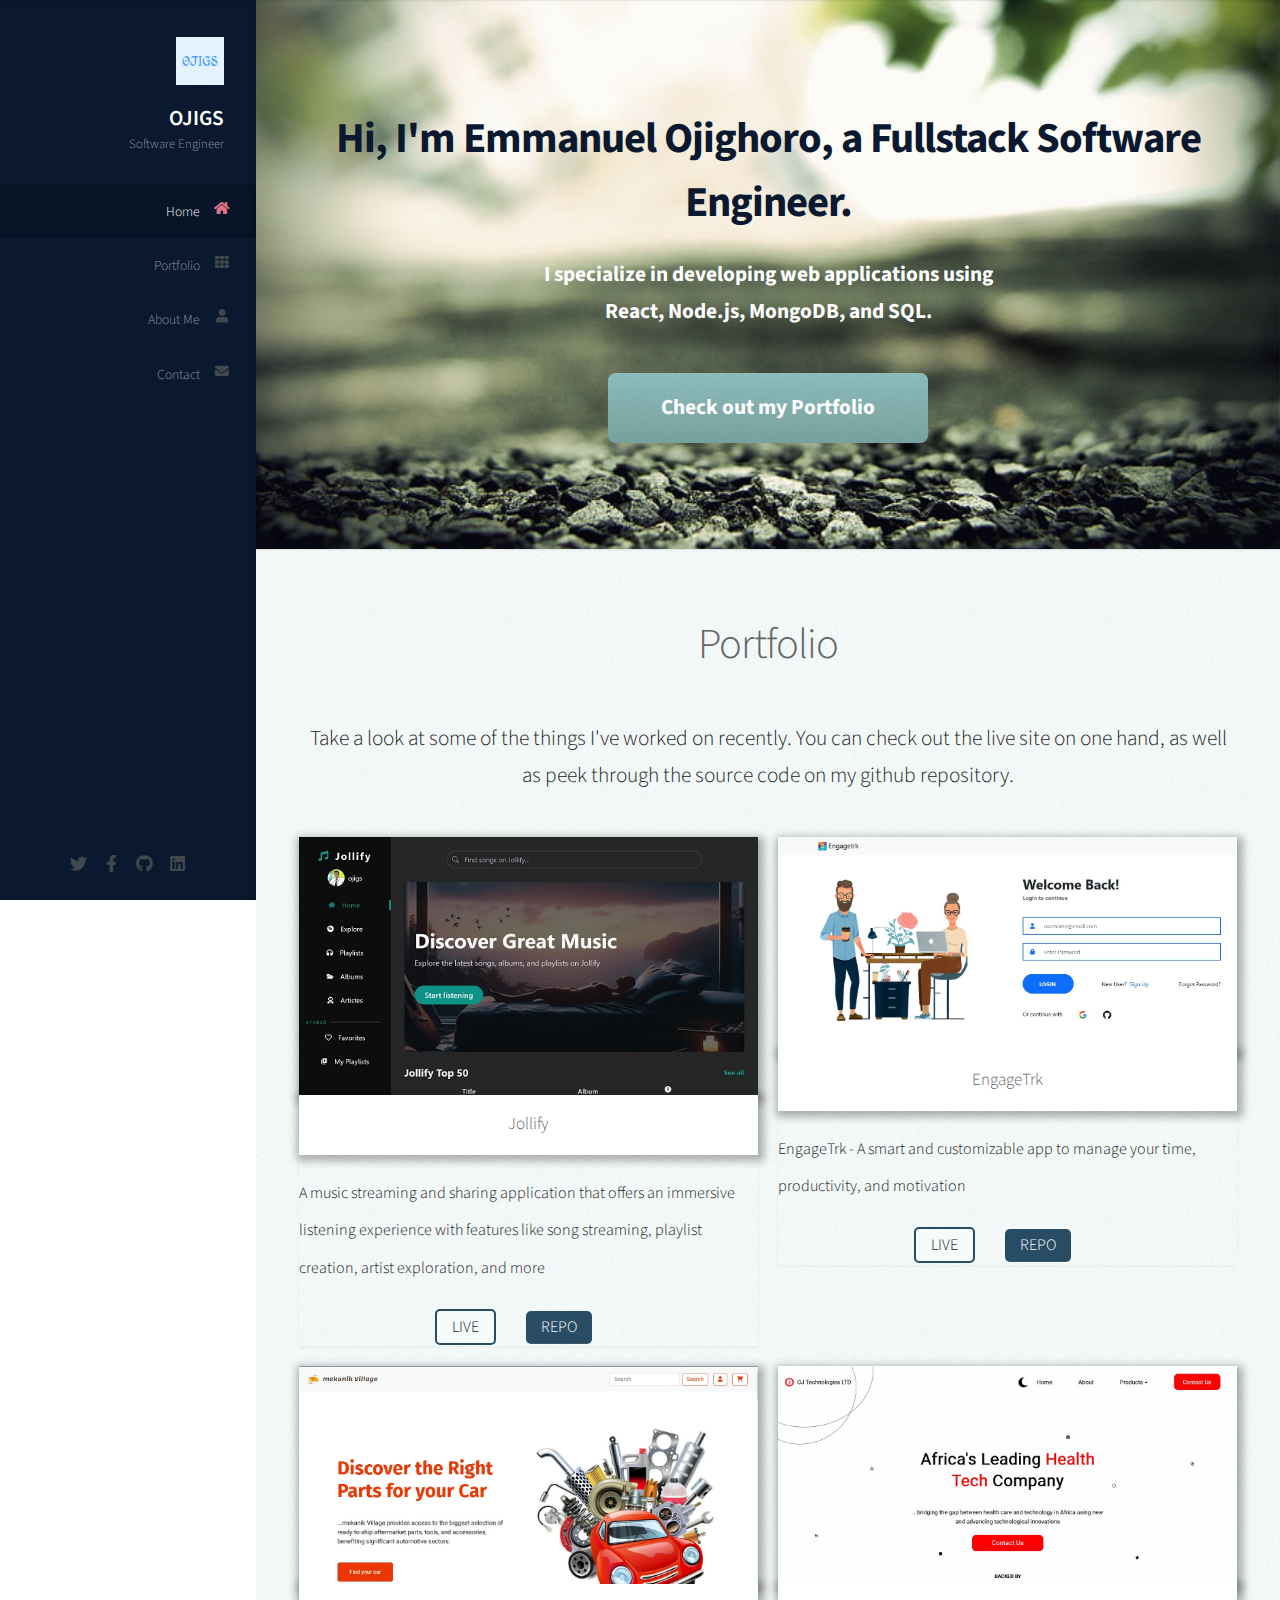
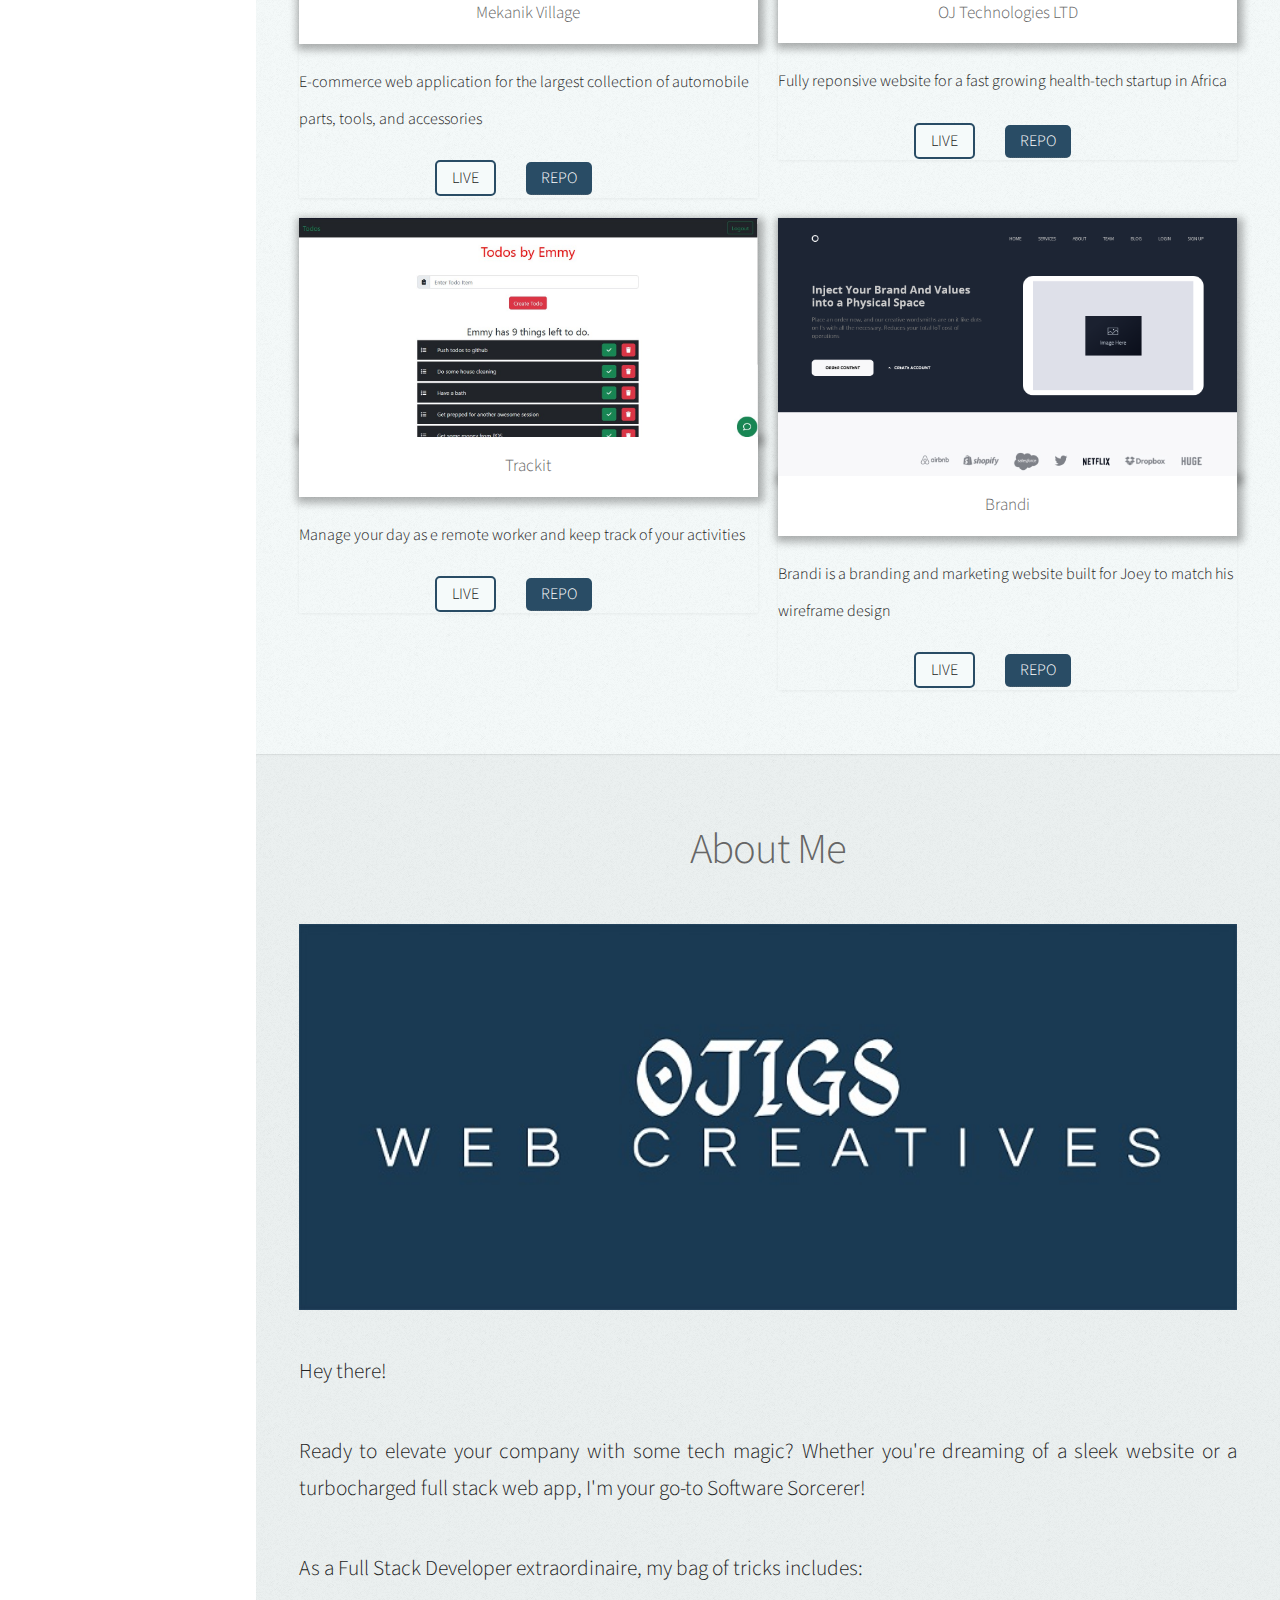
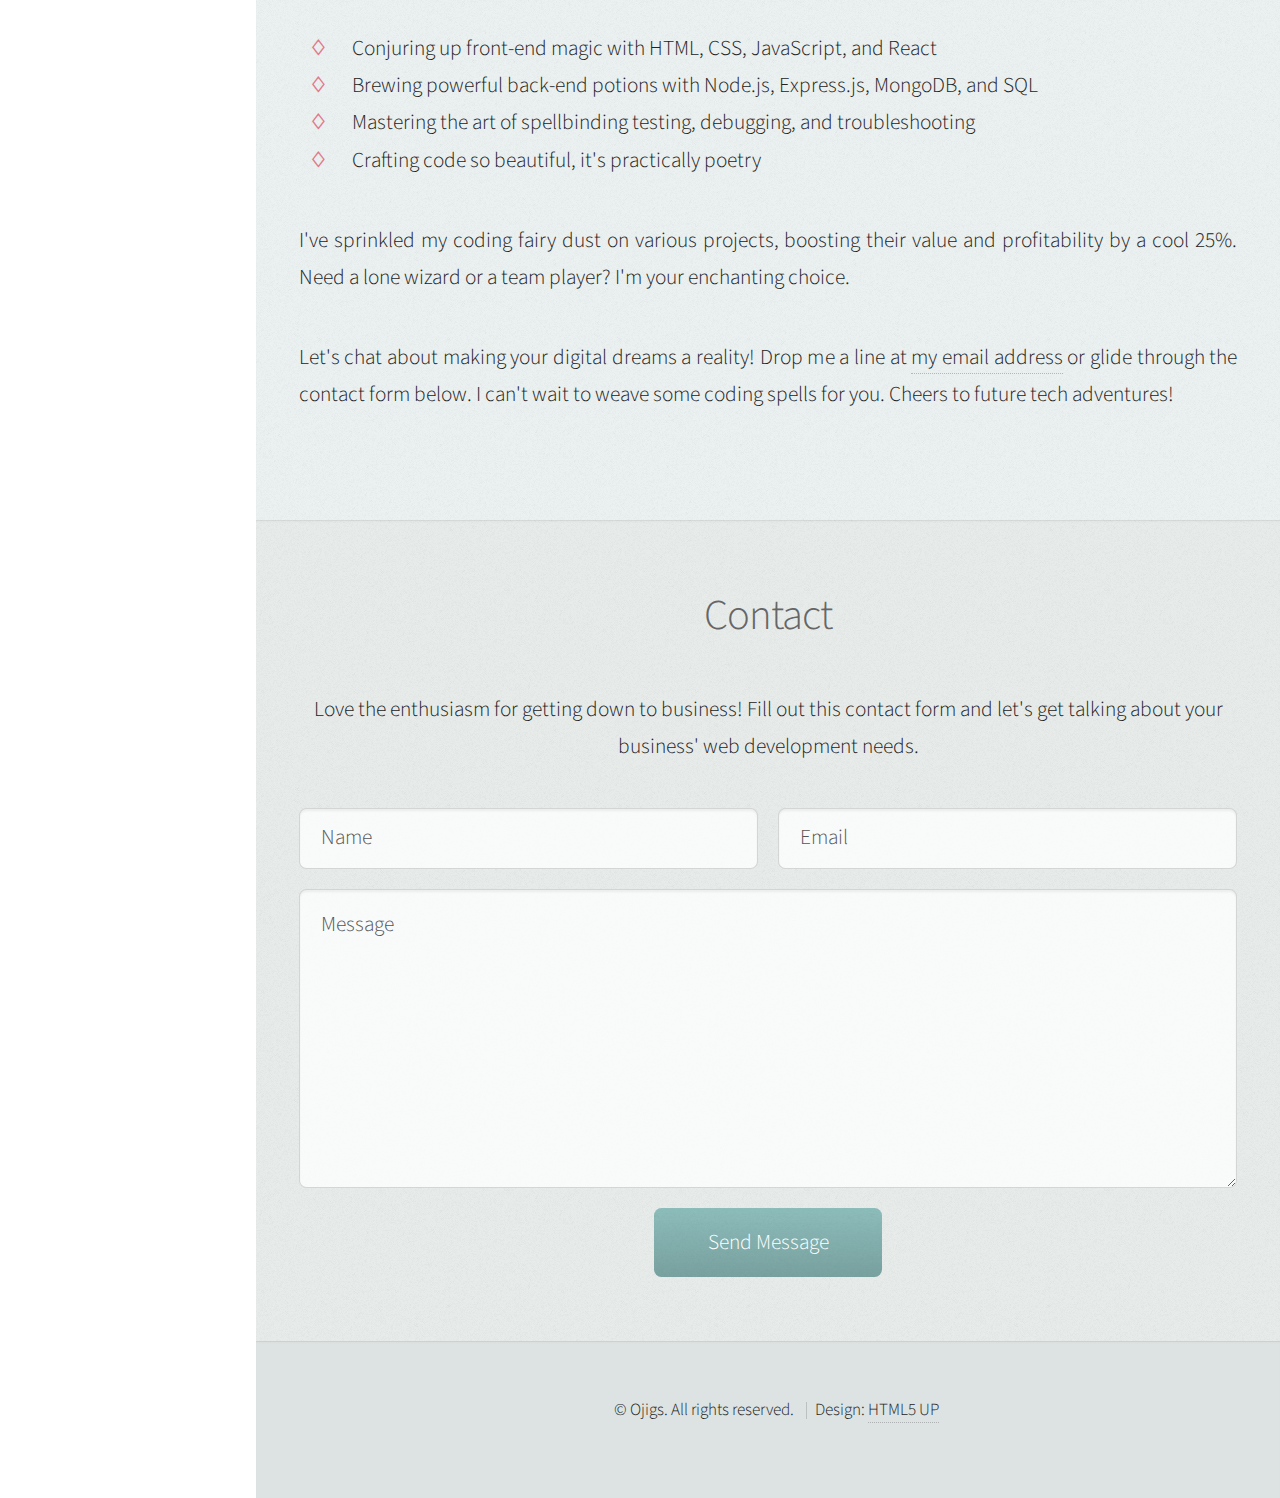
<file: index.html>
<!DOCTYPE HTML>
<html>

<head>
	<title>Ojigs</title>
	<meta charset="utf-8" />
	<meta name="description" content="Meet Emmanuel Ojighoro, your next Full Stack Software Engineer">
	<meta name="viewport" content="width=device-width, initial-scale=1, user-scalable=no" />
	<link rel="stylesheet" href="assets/css/main.css" />
	<link rel="shortcut icon" href="favicon.ico" />
</head>

<body class="is-preload">

	<!-- Header -->
	<div id="header">

		<div class="top">

			<!-- Logo -->
			<div id="logo">
				<span class="image avatar48"><img src="images/profile.png" alt="Ojigs avatar" /></span>
				<h1 id="title">OJIGS</h1>
				<p>Software Engineer</p>
			</div>

			<!-- Nav -->
			<nav id="nav">
				<ul>
					<li><a href="#top" id="top-link"><span class="icon solid fa-home">Home</span></a></li>
					<li><a href="#portfolio" id="portfolio-link"><span class="icon solid fa-th">Portfolio</span></a>
					</li>
					<li><a href="#about" id="about-link"><span class="icon solid fa-user">About Me</span></a></li>
					<li><a href="#contact" id="contact-link"><span class="icon solid fa-envelope">Contact</span></a>
					</li>
					<!--<li><a href="#resume" id="resume-link"><span class="icon solid fa-file-alt">Resume</span></a></li>-->
				</ul>
			</nav>

		</div>

		<div class="bottom">

			<!-- Social Icons -->
			<ul class="icons">
				<li><a href="https://www.twitter.com/emmaojigs" class="icon brands fa-twitter"><span
							class="label">Twitter</span></a></li>
				<li><a href="https://www.facebook.com/awesomeemoj" class="icon brands fa-facebook-f"><span
							class="label">Facebook</span></a></li>
				<li><a href="https://github.com/ojigs" class="icon brands fa-github"><span
							class="label">Github</span></a></li>
				<li><a href="https://www.linkedin.com/in/emmanuelojighoro" class="icon brands fa-linkedin"><span
							class="label">LinkedIn</span></a></li>
				<!-- <li><a href="https://www.discordapp.com/users/ojigs17" class="icon brands fa-discord"><span class="label">Email</span></a></li> -->
			</ul>

		</div>

	</div>

	<!-- Main -->
	<div id="main">

		<!-- Intro -->
		<section id="top" class="one dark cover">
			<div class="container">

				<header>
					<h2 class="alt">Hi, I'm <strong>Emmanuel Ojighoro</strong>, a Fullstack Software Engineer.</h2>
					<p>I specialize in developing web applications using <br />
						React, Node.js, MongoDB, and SQL.</p>
				</header>

				<footer>
					<a href="#portfolio" class="button scrolly">Check out my Portfolio</a>
				</footer>

			</div>
		</section>

		<!-- Portfolio -->
		<section id="portfolio" class="two">
			<div class="container">

				<header>
					<h2>Portfolio</h2>
				</header>

				<p>Take a look at some of the things I've worked on recently. You can check out the
					live site on one hand, as well as peek through the source code on my github repository.
				</p>

				<div class="row">
					<div class="col-6 col-12-mobile">
						<article class="item">
							<a href="https://jollify.vercel.app/" class="image fit"><img src="images/p_jollify.jpg"
									alt="engagement tracking software cover image" /></a>
							<header>
								<h3>Jollify</h3>
							</header>
							<detail>
								<p>A music streaming and sharing application that offers an immersive listening
									experience with features like song streaming, playlist creation, artist exploration,
									and more</p>
								<a href="https://jollify.vercel.app/">LIVE</a><a
									href="https://github.com/ojigs/jollify/">REPO</a>
							</detail>
						</article>
					</div>
					<div class="col-6 col-12-mobile">
						<article class="item">
							<a href="https://engagetrk.vercel.app/" class="image fit"><img src="images/engagetrk.jpg"
									alt="engagement tracking software cover image" /></a>
							<header>
								<h3>EngageTrk</h3>
							</header>
							<detail>
								<p>EngageTrk - A smart and customizable app to manage your time, productivity, and
									motivation</p>
								<a href="https://engagetrk.vercel.app/">LIVE</a><a
									href="https://github.com/ojigs/engagetrk/">REPO</a>
							</detail>
						</article>
					</div>
					<div class="col-6 col-12-mobile">
						<article class="item">
							<a href="https://mekanikvillage.vercel.app/" class="image fit"><img
									src="images/mekanikvillage.jpg" alt="mekanik village cover image" /></a>
							<header>
								<h3>Mekanik Village</h3>
							</header>
							<detail>
								<p>E-commerce web application for the largest collection of automobile parts, tools, and
									accessories</p>
								<a href="https://mekanikvillage.vercel.app/">LIVE</a><a
									href="https://github.com/ojigs/mekanikVillage/">REPO</a>
							</detail>
						</article>
					</div>
					<div class="col-6 col-12-mobile">
						<article class="item">
							<a href="https://www.ojtechnologiesltd.com/" class="image fit"><img src="images/ojtech.jpg"
									alt="ojtech cover image" /></a>
							<header>
								<h3>OJ Technologies LTD</h3>
							</header>
							<detail>
								<p>Fully reponsive website for a fast growing health-tech startup in Africa</p>
								<a href="https://www.ojtechnologiesltd.com/">LIVE</a><a href="">REPO</a>
							</detail>
						</article>
					</div>
					<div class="col-6 col-12-mobile">
						<article class="item">
							<a href="" class="image fit"><img src="images/trackit.jpg" alt="trackit cover image" /></a>
							<header>
								<h3>Trackit</h3>
							</header>
							<detail>
								<p>Manage your day as e remote worker and keep track of your activities</p>
								<a href="">LIVE</a><a href="https://github.com/ojigs/trackit/">REPO</a>
							</detail>
						</article>
					</div>
					<div class="col-6 col-12-mobile">
						<article class="item">
							<a href="https://brandii.netlify.app/" class="image fit"><img src="images/brandi.png"
									alt="brandi" /></a>
							<header>
								<h3>Brandi</h3>
							</header>
							<detail>
								<p>Brandi is a branding and marketing website built for Joey to match his wireframe
									design</p>
								<a href="https://brandii.netlify.app/">LIVE</a><a
									href="https://github.com/ojigs/100devs/tree/main/Brandi">REPO</a>
							</detail>
						</article>
					</div>
				</div>

			</div>
		</section>

		<!-- About Me -->
		<section id="about" class="three">
			<div class="container">

				<header>
					<h2>About Me</h2>
				</header>

				<a href="#" class="image featured"><img src="images/Ojiggs.JPG" alt="" /></a>

				<p>Hey there!</p>
				<p>Ready to elevate your company with some tech magic? Whether you're dreaming of a sleek website or a
					turbocharged full stack web app, I'm your go-to Software Sorcerer!</p>
				<p>As a Full Stack Developer extraordinaire, my bag of tricks includes:</p>
				<ul>
					<li>Conjuring up front-end magic with HTML, CSS, JavaScript, and React</li>
					<li>Brewing powerful back-end potions with Node.js, Express.js, MongoDB, and SQL</li>
					<li>Mastering the art of spellbinding testing, debugging, and troubleshooting</li>
					<li>Crafting code so beautiful, it's practically poetry</li>
				</ul>
				<p>I've sprinkled my coding fairy dust on various projects, boosting their value and profitability by a
					cool 25%. Need a lone wizard or a team player? I'm your enchanting choice.</p>
				<p>Let's chat about making your digital dreams a reality! Drop me a line at <a
						href="mailto:ojighoroemmanuel@gmail.com">my email
						address</a> or glide through the contact form below. I can't wait to weave some coding spells
					for you. Cheers to future tech adventures!</p>
			</div>
		</section>

		<!-- Contact -->
		<section id="contact" class="four">
			<div class="container">

				<header>
					<h2>Contact</h2>
				</header>

				<p>Love the enthusiasm for getting down to business! Fill out this contact form and let's get talking
					about your
					business' web development needs.
				</p>

				<form method="post" data-netlify="true">
					<div class="row">
						<div class="col-6 col-12-mobile"><input type="text" name="name" placeholder="Name" /></div>
						<div class="col-6 col-12-mobile"><input type="text" name="email" placeholder="Email" /></div>
						<div class="col-12">
							<textarea name="message" placeholder="Message"></textarea>
						</div>
						<div class="col-12">
							<input type="submit" value="Send Message" />
						</div>
					</div>
				</form>

			</div>
		</section>

	</div>

	<!-- Footer -->
	<div id="footer">

		<!-- Copyright -->
		<ul class="copyright">
			<li>&copy; Ojigs. All rights reserved.</li>
			<li>Design: <a href="http://html5up.net">HTML5 UP</a></li>
		</ul>

	</div>

	<!-- Scripts -->
	<script src="assets/js/jquery.min.js"></script>
	<script src="assets/js/jquery.scrolly.min.js"></script>
	<script src="assets/js/jquery.scrollex.min.js"></script>
	<script src="assets/js/browser.min.js"></script>
	<script src="assets/js/breakpoints.min.js"></script>
	<script src="assets/js/util.js"></script>
	<script src="assets/js/main.js"></script>

</body>

</html>
</file>
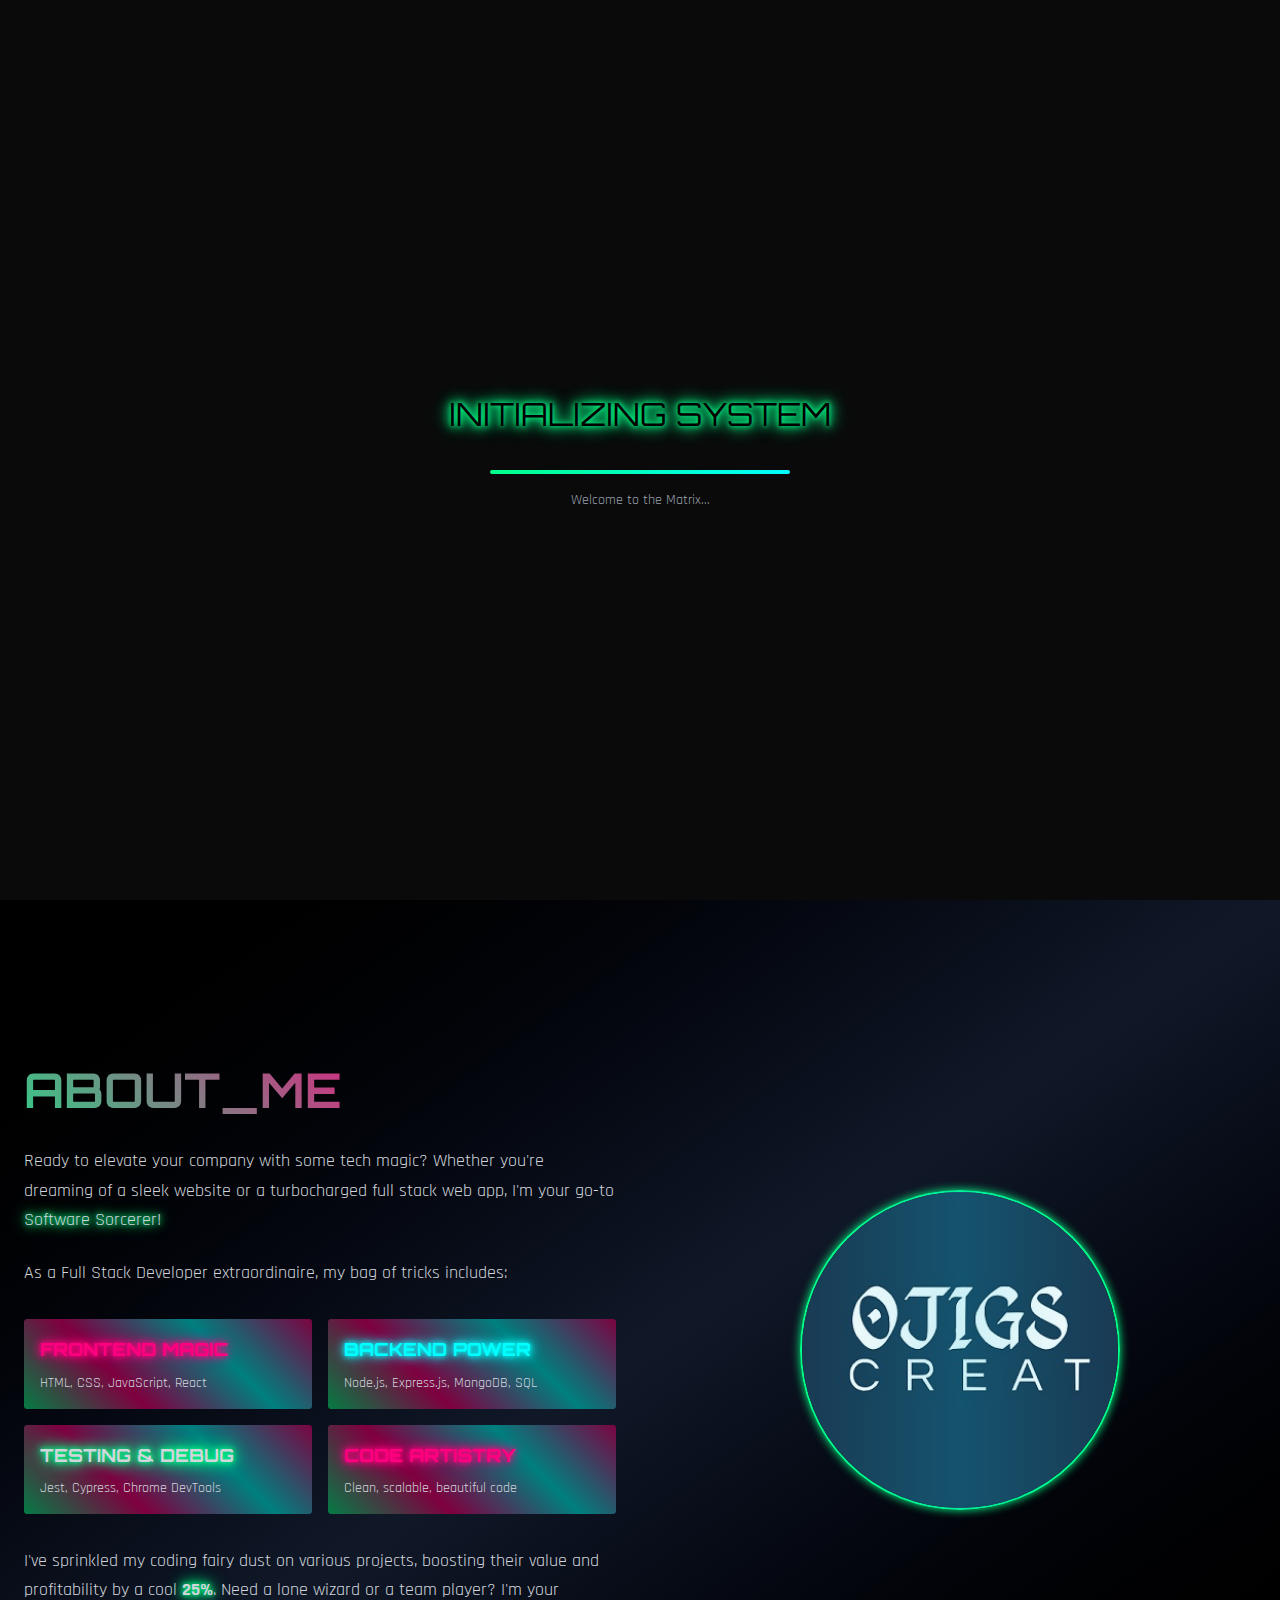
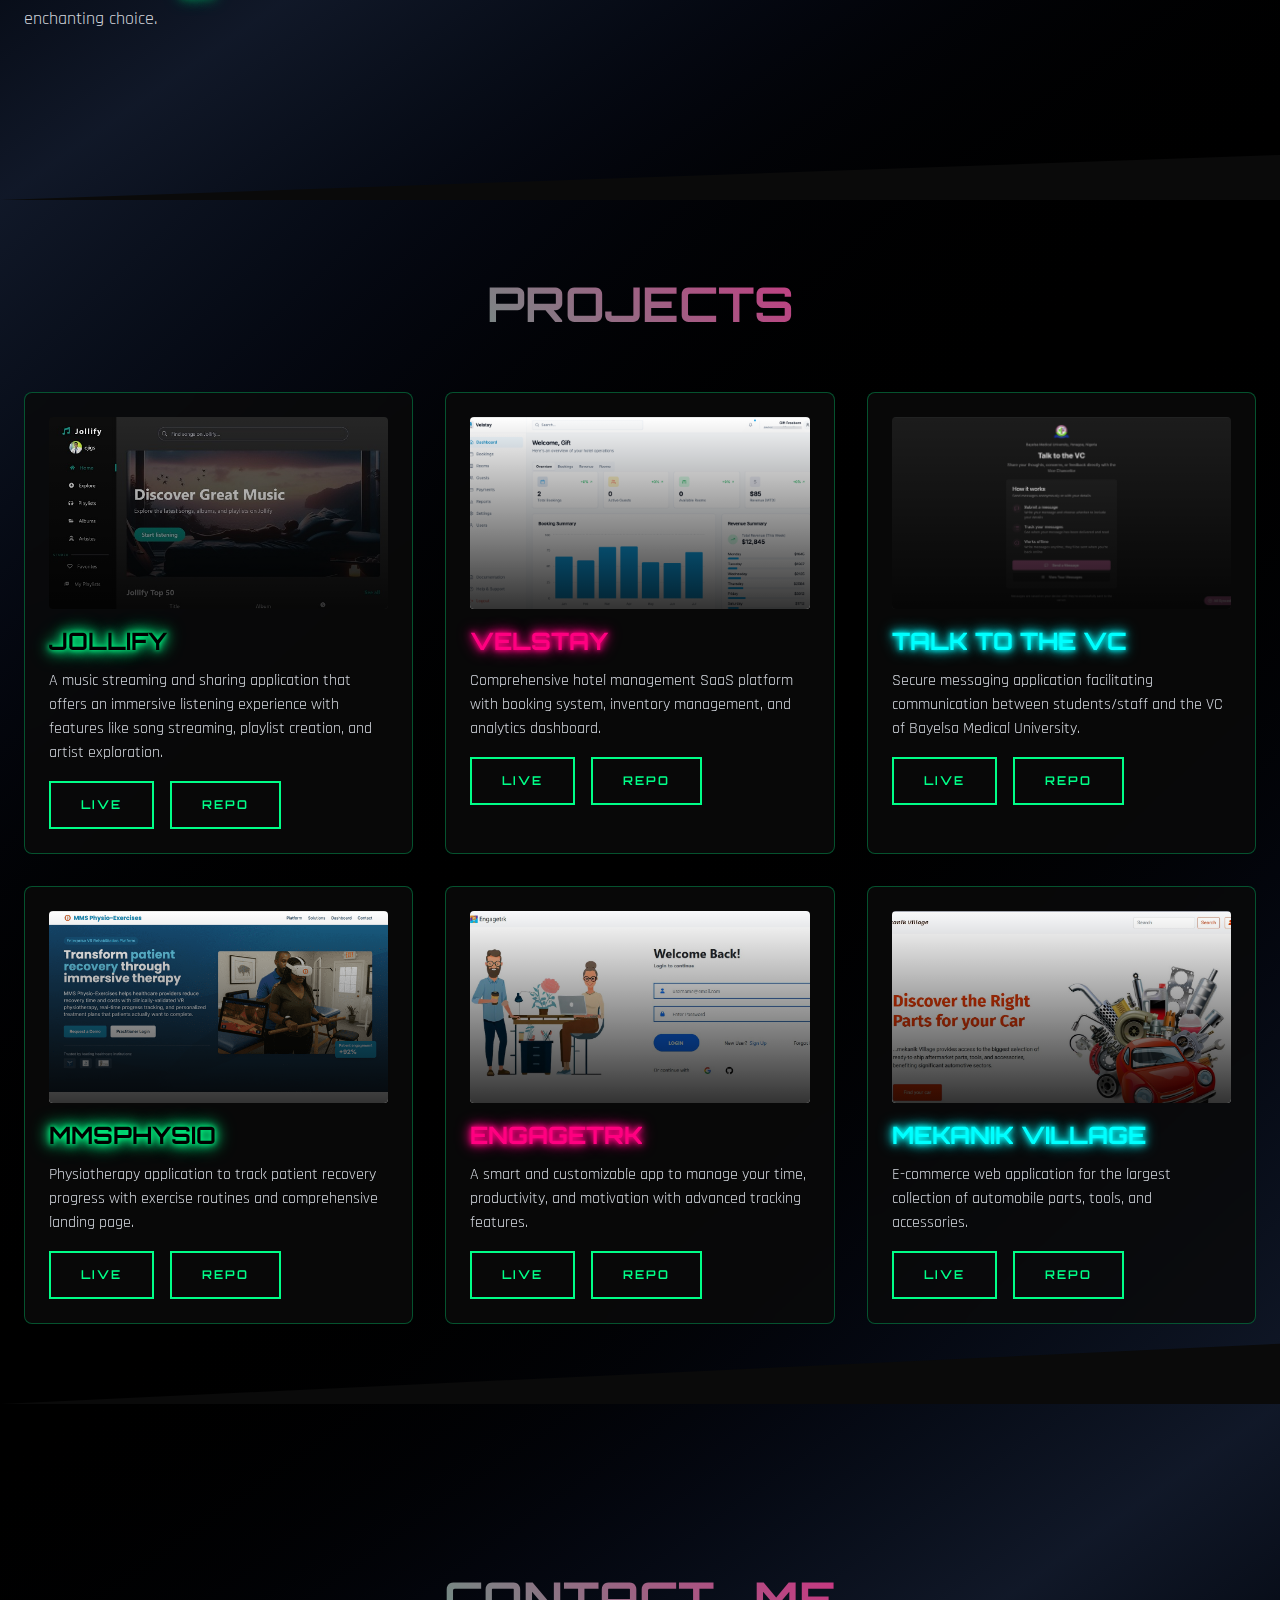
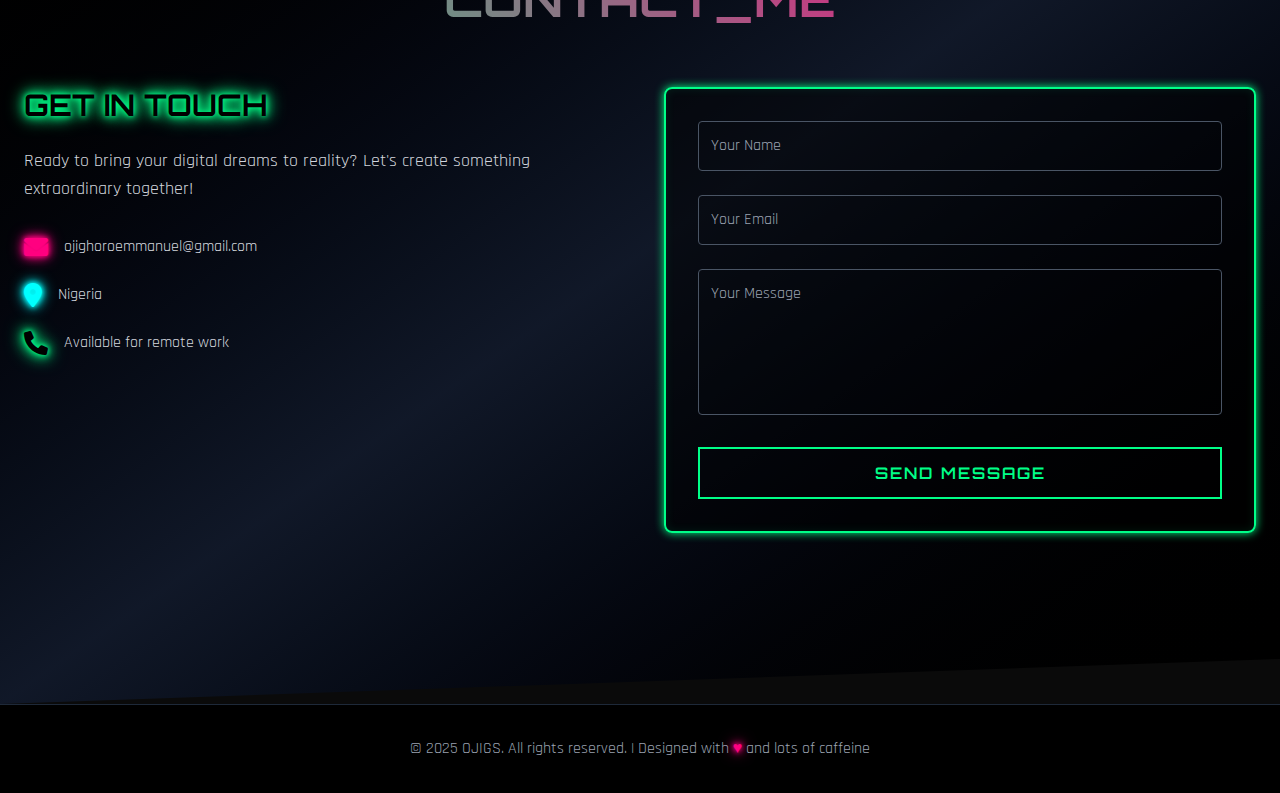
<file: sand.html>
<!DOCTYPE html>
<html lang="en">

<head>
    <meta charset="UTF-8">
    <meta name="viewport" content="width=device-width, initial-scale=1.0">
    <title>OJIGS - Fullstack Engineer</title>
    <link href="./assets/css/output.css" rel="stylesheet">
    <link href="https://cdnjs.cloudflare.com/ajax/libs/font-awesome/6.0.0/css/all.min.css" rel="stylesheet">
    <style>
        @import url('https://fonts.googleapis.com/css2?family=Orbitron:wght@400;700;900&family=Rajdhani:wght@300;400;500;600;700&display=swap');

        * {
            cursor: none;
        }

        /* Mobile cursor fix */
        @media (max-width: 768px) {
            * {
                cursor: auto !important;
            }

            .cursor,
            .cursor-trail {
                display: none !important;
            }
        }

        body {
            font-family: 'Rajdhani', sans-serif;
            background: #0a0a0a;
            overflow-x: hidden;
        }

        .orbitron {
            font-family: 'Orbitron', monospace;
        }

        /* Custom cursor */
        .cursor {
            position: fixed;
            width: 20px;
            height: 20px;
            background: #00ff88;
            border-radius: 50%;
            pointer-events: none;
            z-index: 9999;
            mix-blend-mode: difference;
            transition: transform 0.1s ease;
        }

        .cursor-trail {
            position: fixed;
            width: 4px;
            height: 4px;
            background: #ff0080;
            border-radius: 50%;
            pointer-events: none;
            z-index: 9998;
            transition: opacity 0.5s ease;
        }

        /* Grid overlay - optimized for mobile */
        .grid-overlay {
            position: fixed;
            top: 0;
            left: 0;
            width: 100%;
            height: 100%;
            background-image:
                linear-gradient(rgba(0, 255, 136, 0.05) 1px, transparent 1px),
                linear-gradient(90deg, rgba(0, 255, 136, 0.05) 1px, transparent 1px);
            background-size: 50px 50px;
            pointer-events: none;
            z-index: 1;
        }

        @media (max-width: 768px) {
            .grid-overlay {
                background-size: 30px 30px;
                opacity: 0.5;
            }
        }

        /* Neon effects - reduced for mobile performance */
        .neon-text {
            text-shadow:
                0 0 5px #00ff88,
                0 0 10px #00ff88,
                0 0 15px #00ff88,
                0 0 20px #00ff88;
        }

        @media (max-width: 768px) {
            .neon-text {
                text-shadow:
                    0 0 3px #00ff88,
                    0 0 6px #00ff88;
            }
        }

        .neon-border {
            border: 2px solid #00ff88;
            box-shadow:
                0 0 10px #00ff88,
                inset 0 0 10px rgba(0, 255, 136, 0.1);
        }

        .neon-pink {
            color: #ff0080;
            text-shadow:
                0 0 5px #ff0080,
                0 0 10px #ff0080,
                0 0 15px #ff0080;
        }

        .neon-cyan {
            color: #00ffff;
            text-shadow:
                0 0 5px #00ffff,
                0 0 10px #00ffff,
                0 0 15px #00ffff;
        }

        /* Holographic text - performance optimized */
        .holographic {
            background: linear-gradient(45deg, #00ff88, #ff0080, #00ffff, #ff0080, #00ff88);
            background-size: 400% 400%;
            -webkit-background-clip: text;
            -webkit-text-fill-color: transparent;
            background-clip: text;
            animation: hologram 3s ease-in-out infinite;
        }

        @keyframes hologram {

            0%,
            100% {
                background-position: 0% 50%;
            }

            50% {
                background-position: 100% 50%;
            }
        }

        /* Reduced motion for accessibility */
        @media (prefers-reduced-motion: reduce) {
            .holographic {
                animation: none;
                background: #00ff88;
                background-clip: text;
                -webkit-background-clip: text;
                -webkit-text-fill-color: transparent;
            }
        }

        /* Pulsing borders */
        .pulse-border {
            position: relative;
            overflow: hidden;
        }

        .pulse-border::before {
            content: '';
            position: absolute;
            top: -2px;
            left: -2px;
            right: -2px;
            bottom: -2px;
            background: linear-gradient(45deg, #00ff88, #ff0080, #00ffff, #ff0080);
            z-index: -1;
            animation: pulse-glow 2s linear infinite;
        }

        @keyframes pulse-glow {
            0% {
                opacity: 0.5;
            }

            50% {
                opacity: 1;
            }

            100% {
                opacity: 0.5;
            }
        }

        /* Particles - mobile optimized */
        .particles {
            position: absolute;
            width: 100%;
            height: 100%;
            overflow: hidden;
            pointer-events: none;
        }

        .particle {
            position: absolute;
            width: 2px;
            height: 2px;
            background: #00ff88;
            animation: float 6s infinite linear;
        }

        @keyframes float {
            0% {
                transform: translateY(100vh) rotate(0deg);
                opacity: 0;
            }

            10% {
                opacity: 1;
            }

            90% {
                opacity: 1;
            }

            100% {
                transform: translateY(-100px) rotate(360deg);
                opacity: 0;
            }
        }

        /* Mobile particle reduction */
        @media (max-width: 768px) {
            .particles {
                display: none;
            }
        }

        /* Morphing sections - mobile safe */
        .morph-section {
            clip-path: polygon(0 0, 100% 0, 100% 95%, 0 100%);
            transition: all 0.6s ease;
        }

        @media (hover: hover) {
            .morph-section:hover {
                clip-path: polygon(0 0, 100% 0, 100% 100%, 0 95%);
            }
        }

        /* Spotlight effect - mobile disabled */
        .spotlight {
            position: fixed;
            width: 600px;
            height: 600px;
            background: radial-gradient(circle, rgba(0, 255, 136, 0.1) 0%, transparent 70%);
            pointer-events: none;
            z-index: 2;
            transition: all 0.1s ease;
        }

        @media (max-width: 768px) {
            .spotlight {
                display: none;
            }
        }

        /* Button effects - improved accessibility */
        .cyber-btn {
            position: relative;
            background: transparent;
            border: 2px solid #00ff88;
            color: #00ff88;
            padding: 12px 30px;
            font-family: 'Orbitron', monospace;
            font-weight: 600;
            text-transform: uppercase;
            letter-spacing: 2px;
            transition: all 0.3s ease;
            overflow: hidden;
            cursor: pointer;
            min-height: 48px;
            /* Touch target size */
            display: inline-flex;
            align-items: center;
            justify-content: center;
        }

        .cyber-btn::before {
            content: '';
            position: absolute;
            top: 0;
            left: -100%;
            width: 100%;
            height: 100%;
            background: linear-gradient(90deg, transparent, #00ff88, transparent);
            transition: left 0.5s ease;
        }

        @media (hover: hover) {
            .cyber-btn:hover::before {
                left: 100%;
            }

            .cyber-btn:hover {
                color: #0a0a0a;
                background: #00ff88;
                box-shadow: 0 0 20px #00ff88;
            }
        }

        .cyber-btn:focus {
            outline: 2px solid #00ff88;
            outline-offset: 2px;
        }

        /* Project cards - improved responsiveness */
        .project-card {
            background: rgba(10, 10, 10, 0.8);
            border: 1px solid rgba(0, 255, 136, 0.3);
            backdrop-filter: blur(10px);
            transition: all 0.3s ease;
            position: relative;
            overflow: hidden;
            min-height: 300px;
        }

        .project-card::before {
            content: '';
            position: absolute;
            top: -50%;
            left: -50%;
            width: 200%;
            height: 200%;
            background: linear-gradient(45deg, transparent, rgba(0, 255, 136, 0.1), transparent);
            transform: rotate(45deg);
            transition: all 0.6s ease;
            opacity: 0;
        }

        @media (hover: hover) {
            .project-card:hover::before {
                animation: scan 1.5s ease-in-out;
            }

            .project-card:hover {
                border-color: #00ff88;
                box-shadow: 0 10px 30px rgba(0, 255, 136, 0.3);
                transform: translateY(-5px);
            }
        }

        @keyframes scan {
            0% {
                transform: translateX(-100%) translateY(-100%) rotate(45deg);
                opacity: 0;
            }

            50% {
                opacity: 1;
            }

            100% {
                transform: translateX(100%) translateY(100%) rotate(45deg);
                opacity: 0;
            }
        }

        /* Glitch effect - performance optimized */
        .glitch {
            position: relative;
            display: inline-block;
        }

        .glitch::before,
        .glitch::after {
            content: attr(data-text);
            position: absolute;
            top: 0;
            left: 0;
            width: 100%;
            height: 100%;
            opacity: 0.8;
        }

        .glitch::before {
            color: #ff0080;
            animation: glitch-1 0.5s infinite linear alternate-reverse;
        }

        .glitch::after {
            color: #00ffff;
            animation: glitch-2 0.5s infinite linear alternate-reverse;
        }

        @keyframes glitch-1 {
            0% {
                clip-path: inset(40% 0 61% 0);
            }

            25% {
                clip-path: inset(92% 0 1% 0);
            }

            50% {
                clip-path: inset(43% 0 1% 0);
            }

            75% {
                clip-path: inset(25% 0 58% 0);
            }

            100% {
                clip-path: inset(58% 0 43% 0);
            }
        }

        @keyframes glitch-2 {
            0% {
                clip-path: inset(5% 0 67% 0);
            }

            25% {
                clip-path: inset(87% 0 4% 0);
            }

            50% {
                clip-path: inset(64% 0 26% 0);
            }

            75% {
                clip-path: inset(16% 0 15% 0);
            }

            100% {
                clip-path: inset(76% 0 21% 0);
            }
        }

        /* Loading animation */
        .loading-overlay {
            position: fixed;
            top: 0;
            left: 0;
            width: 100%;
            height: 100vh;
            background: #0a0a0a;
            z-index: 10000;
            display: flex;
            align-items: center;
            justify-content: center;
            flex-direction: column;
        }

        .loading-text {
            font-size: 2rem;
            margin-bottom: 2rem;
        }

        @media (max-width: 768px) {
            .loading-text {
                font-size: 1.5rem;
                text-align: center;
                padding: 0 1rem;
            }
        }

        .loading-bar {
            width: min(300px, 80vw);
            height: 4px;
            background: rgba(0, 255, 136, 0.2);
            border-radius: 2px;
            overflow: hidden;
        }

        .loading-progress {
            height: 100%;
            background: linear-gradient(90deg, #00ff88, #00ffff);
            animation: loading 3s ease-in-out forwards;
        }

        @keyframes loading {
            0% {
                width: 0%;
            }

            100% {
                width: 100%;
            }
        }

        /* Hero section responsiveness */
        .hero-title {
            font-size: clamp(3rem, 8vw, 8rem);
            line-height: 0.9;
        }

        .hero-subtitle {
            font-size: clamp(2rem, 6vw, 6rem);
            line-height: 0.9;
        }

        .hero-description {
            font-size: clamp(1.125rem, 3vw, 2rem);
        }

        /* Navigation improvements */
        .nav-link {
            position: relative;
            padding: 0.5rem 1rem;
            transition: all 0.3s ease;
        }

        .nav-link::after {
            content: '';
            position: absolute;
            bottom: 0;
            left: 50%;
            width: 0;
            height: 2px;
            background: #00ff88;
            transition: all 0.3s ease;
            transform: translateX(-50%);
        }

        @media (hover: hover) {
            .nav-link:hover::after {
                width: 100%;
            }
        }

        /* Mobile menu improvements */
        .mobile-menu {
            backdrop-filter: blur(20px);
            border-radius: 0.5rem;
            background: rgba(0, 0, 0, 0.9);
        }

        .mobile-menu a {
            padding: 1rem;
            border-bottom: 1px solid rgba(255, 255, 255, 0.1);
            transition: all 0.3s ease;
        }

        .mobile-menu a:last-child {
            border-bottom: none;
        }

        .mobile-menu a:hover {
            background: rgba(0, 255, 136, 0.1);
            padding-left: 1.5rem;
        }

        /* Form improvements */
        .form-input {
            width: 100%;
            padding: 0.75rem;
            background: transparent;
            border: 2px solid rgba(255, 255, 255, 0.2);
            border-radius: 0.5rem;
            color: white;
            font-size: 1rem;
            transition: all 0.3s ease;
        }

        .form-input:focus {
            outline: none;
            border-color: #00ff88;
            box-shadow: 0 0 10px rgba(0, 255, 136, 0.3);
        }

        .form-input::placeholder {
            color: rgba(255, 255, 255, 0.5);
        }

        /* Accessibility improvements */
        .skip-link {
            position: absolute;
            top: -40px;
            left: 6px;
            background: #00ff88;
            color: #000;
            padding: 8px;
            text-decoration: none;
            border-radius: 4px;
            z-index: 10001;
        }

        .skip-link:focus {
            top: 6px;
        }

        /* Performance optimization for animations */
        @media (prefers-reduced-motion: reduce) {
            * {
                animation-duration: 0.01ms !important;
                animation-iteration-count: 1 !important;
                transition-duration: 0.01ms !important;
            }
        }

        /* Fallback for browsers that don't support backdrop-filter */
        @supports not (backdrop-filter: blur(10px)) {
            .project-card {
                background: rgba(10, 10, 10, 0.95);
            }

            .mobile-menu {
                background: rgba(0, 0, 0, 0.95);
            }
        }

        /* Fix for touch devices */
        @media (hover: none) {
            .cyber-btn:active {
                background: #00ff88;
                color: #0a0a0a;
            }

            .project-card:active {
                transform: scale(0.98);
            }
        }

        /* Matrix canvas optimization */
        .matrix-canvas {
            position: fixed;
            top: 0;
            left: 0;
            width: 100%;
            height: 100%;
            pointer-events: none;
            z-index: 1;
            opacity: 0.1;
        }

        @media (max-width: 768px) {
            .matrix-canvas {
                display: none;
            }
        }
    </style>
</head>

<body>
    <!-- Skip link for accessibility -->
    <a href="#main-content" class="skip-link">Skip to main content</a>

    <!-- Loading Screen -->
    <div class="loading-overlay" id="loadingScreen">
        <div class="loading-text neon-text orbitron">INITIALIZING SYSTEM</div>
        <div class="loading-bar">
            <div class="loading-progress"></div>
        </div>
        <div class="text-sm mt-4 text-gray-400">Welcome to the Matrix...</div>
    </div>

    <!-- Custom Cursor -->
    <div class="cursor" id="cursor"></div>

    <!-- Cursor Trail -->
    <div id="cursorTrail"></div>

    <!-- Grid Overlay -->
    <div class="grid-overlay"></div>

    <!-- Spotlight -->
    <div class="spotlight" id="spotlight"></div>

    <!-- Particles -->
    <div class="particles" id="particles"></div>

    <!-- Navigation -->
    <nav class="fixed top-0 left-0 w-full z-50 p-6">
        <div class="flex justify-between items-center">
            <div class="orbitron text-2xl font-bold neon-text">OJIGS</div>
            <div class="hidden md:flex space-x-8">
                <a href="#home" class="nav-link text-gray-300 hover:text-white transition-colors">HOME</a>
                <a href="#about" class="nav-link text-gray-300 hover:text-white transition-colors">ABOUT</a>
                <a href="#projects" class="nav-link text-gray-300 hover:text-white transition-colors">PROJECTS</a>
                <a href="#contact" class="nav-link text-gray-300 hover:text-white transition-colors">CONTACT</a>
            </div>
            <div class="md:hidden">
                <button class="text-white text-2xl" id="mobileMenuBtn">
                    <i class="fas fa-bars"></i>
                </button>
            </div>
        </div>

        <!-- Mobile Menu -->
        <div class="mobile-menu hidden md:hidden mt-4 p-4 rounded bg-black/80 backdrop-blur-md neon-border">
            <a href="#home" class="block py-2 text-gray-300 hover:text-white">HOME</a>
            <a href="#about" class="block py-2 text-gray-300 hover:text-white">ABOUT</a>
            <a href="#projects" class="block py-2 text-gray-300 hover:text-white">PROJECTS</a>
            <a href="#contact" class="block py-2 text-gray-300 hover:text-white">CONTACT</a>
        </div>
    </nav>

    <main id="main-content">
        <!-- Hero Section -->
        <section id="home"
            class="min-h-screen flex items-center justify-center relative morph-section bg-gradient-to-br from-gray-900 via-black to-gray-900">
            <div class="text-center z-10 px-6">
                <div class="mb-8">
                    <h1 class="text-6xl md:text-8xl font-black orbitron mb-4">
                        <span class="glitch holographic" data-text="EMMANUEL">EMMANUEL</span>
                    </h1>
                    <h2 class="text-4xl md:text-6xl font-bold orbitron mb-6">
                        <span class="neon-pink">OJIGHORO</span>
                    </h2>
                </div>

                <div class="text-xl md:text-2xl mb-8 space-y-2">
                    <div class="scramble neon-cyan" data-text="FULLSTACK SOFTWARE ENGINEER">FULLSTACK SOFTWARE ENGINEER
                    </div>
                    <div class="text-gray-400">Specializing in React • Node.js • MongoDB • SQL</div>
                </div>

                <div class="flex flex-col sm:flex-row gap-4 justify-center items-center mt-12">
                    <button class="cyber-btn" onclick="explodeButton(event)">VIEW PROJECTS</button>
                    <button class="cyber-btn" onclick="explodeButton(event)">DOWNLOAD CV</button>
                </div>

                <!-- Social Links -->
                <div class="flex justify-center space-x-6 mt-12">
                    <a href="https://github.com/ojigs"
                        class="text-2xl text-gray-400 hover:text-white transition-colors hover:animate-pulse"
                        aria-label="GitHub Profile" target="_blank" rel="noopener noreferrer">
                        <i class="fab fa-github"></i>
                    </a>
                    <a href="https://www.linkedin.com/in/emmanuelojighoro"
                        class="text-2xl text-gray-400 hover:text-white transition-colors hover:animate-pulse"
                        aria-label="LinkedIn Profile" target="_blank" rel="noopener noreferrer">
                        <i class="fab fa-linkedin"></i>
                    </a>
                    <a href="https://www.twitter.com/emmaojigs"
                        class="text-2xl text-gray-400 hover:text-white transition-colors hover:animate-pulse"
                        aria-label="Twitter Profile" target="_blank" rel="noopener noreferrer">
                        <i class="fab fa-twitter"></i>
                    </a>
                </div>
            </div>

            <!-- Scroll Indicator -->
            <div class="absolute bottom-8 left-1/2 transform -translate-x-1/2 animate-bounce">
                <div class="w-6 h-10 border-2 border-gray-400 rounded-full">
                    <div class="w-1 h-3 bg-gray-400 rounded-full mx-auto mt-2 animate-pulse"></div>
                </div>
            </div>
        </section>

        <!-- About Section -->
        <section id="about"
            class="min-h-screen flex items-center morph-section bg-gradient-to-br from-black via-gray-900 to-black relative">
            <div class="container mx-auto px-6 py-20">
                <div class="grid grid-cols-1 lg:grid-cols-2 gap-12 items-center">
                    <div class="order-2 lg:order-1">
                        <h2 class="text-5xl font-bold orbitron mb-8 holographic">ABOUT_ME</h2>

                        <div class="space-y-6 text-lg text-gray-300 leading-relaxed">
                            <p class="scramble-text">Ready to elevate your company with some tech magic? Whether you're
                                dreaming of a sleek website or a turbocharged full stack web app, I'm your go-to <span
                                    class="neon-text">Software Sorcerer!</span></p>

                            <p>As a Full Stack Developer extraordinaire, my bag of tricks includes:</p>

                            <div class="grid grid-cols-1 md:grid-cols-2 gap-4 my-8">
                                <div class="pulse-border p-4 rounded bg-black/50">
                                    <h3 class="neon-pink orbitron font-bold mb-2">FRONTEND MAGIC</h3>
                                    <p class="text-sm">HTML, CSS, JavaScript, React</p>
                                </div>
                                <div class="pulse-border p-4 rounded bg-black/50">
                                    <h3 class="neon-cyan orbitron font-bold mb-2">BACKEND POWER</h3>
                                    <p class="text-sm">Node.js, Express.js, MongoDB, SQL</p>
                                </div>
                                <div class="pulse-border p-4 rounded bg-black/50">
                                    <h3 class="neon-text orbitron font-bold mb-2">TESTING & DEBUG</h3>
                                    <p class="text-sm">Jest, Cypress, Chrome DevTools</p>
                                </div>
                                <div class="pulse-border p-4 rounded bg-black/50">
                                    <h3 class="neon-pink orbitron font-bold mb-2">CODE ARTISTRY</h3>
                                    <p class="text-sm">Clean, scalable, beautiful code</p>
                                </div>
                            </div>

                            <p>I've sprinkled my coding fairy dust on various projects, boosting their value and
                                profitability by a cool <span class="neon-text font-bold">25%</span>. Need a lone wizard
                                or
                                a team player? I'm your enchanting choice.</p>
                        </div>
                    </div>

                    <div class="order-1 lg:order-2 flex justify-center">
                        <div class="relative">
                            <div class="w-80 h-80 rounded-full neon-border overflow-hidden">
                                <img src="images/Ojiggs.JPG" alt="Emmanuel Ojighoro" class="w-full h-full object-cover">
                            </div>
                            <div
                                class="absolute inset-0 rounded-full bg-gradient-to-r from-transparent via-cyan-500/20 to-transparent animate-spin">
                            </div>
                        </div>
                    </div>
                </div>
            </div>
        </section>

        <!-- Projects Section -->
        <section id="projects"
            class="min-h-screen py-20 morph-section bg-gradient-to-br from-gray-900 via-black to-gray-900">
            <div class="container mx-auto px-6">
                <h2 class="text-5xl font-bold orbitron text-center mb-16 holographic">PROJECTS</h2>

                <div class="grid grid-cols-1 md:grid-cols-2 lg:grid-cols-3 gap-8">
                    <!-- Jollify -->
                    <div class="project-card rounded-lg p-6 group">
                        <div class="relative overflow-hidden rounded mb-4">
                            <img src="images/p_jollify.jpg" alt="Jollify"
                                class="w-full h-48 object-cover transition-transform group-hover:scale-110">
                            <div class="absolute inset-0 bg-gradient-to-t from-black/80 to-transparent"></div>
                        </div>
                        <h3 class="text-2xl font-bold orbitron mb-3 neon-text">JOLLIFY</h3>
                        <p class="text-gray-300 mb-4">A music streaming and sharing application that offers an immersive
                            listening experience with features like song streaming, playlist creation, and artist
                            exploration.</p>
                        <div class="flex space-x-4">
                            <a href="https://jollify.vercel.app/" class="cyber-btn text-xs py-2 px-4"
                                onclick="explodeButton(event)" target="_blank" rel="noopener noreferrer">LIVE</a>
                            <a href="https://github.com/ojigs/jollify/" class="cyber-btn text-xs py-2 px-4"
                                onclick="explodeButton(event)" target="_blank" rel="noopener noreferrer">REPO</a>
                        </div>
                    </div>

                    <!-- Velstay -->
                    <div class="project-card rounded-lg p-6 group">
                        <div class="relative overflow-hidden rounded mb-4">
                            <img src="images/velstayhms.png" alt="Velstay"
                                class="w-full h-48 object-cover transition-transform group-hover:scale-110">
                            <div class="absolute inset-0 bg-gradient-to-t from-black/80 to-transparent"></div>
                        </div>
                        <h3 class="text-2xl font-bold orbitron mb-3 neon-pink">VELSTAY</h3>
                        <p class="text-gray-300 mb-4">Comprehensive hotel management SaaS platform with booking system,
                            inventory management, and analytics dashboard.</p>
                        <div class="flex space-x-4">
                            <a href="#" class="cyber-btn text-xs py-2 px-4" onclick="explodeButton(event)"
                                target="_blank" rel="noopener noreferrer">LIVE</a>
                            <a href="#" class="cyber-btn text-xs py-2 px-4" onclick="explodeButton(event)"
                                target="_blank" rel="noopener noreferrer">REPO</a>
                        </div>
                    </div>

                    <!-- Talk to the VC -->
                    <div class="project-card rounded-lg p-6 group">
                        <div class="relative overflow-hidden rounded mb-4">
                            <img src="images/talk2thevc.png" alt="Talk to the VC"
                                class="w-full h-48 object-cover transition-transform group-hover:scale-110">
                            <div class="absolute inset-0 bg-gradient-to-t from-black/80 to-transparent"></div>
                        </div>
                        <h3 class="text-2xl font-bold orbitron mb-3 neon-cyan">TALK TO THE VC</h3>
                        <p class="text-gray-300 mb-4">Secure messaging application facilitating communication between
                            students/staff and the VC of Bayelsa Medical University.</p>
                        <div class="flex space-x-4">
                            <a href="#" class="cyber-btn text-xs py-2 px-4" onclick="explodeButton(event)"
                                target="_blank" rel="noopener noreferrer">LIVE</a>
                            <a href="#" class="cyber-btn text-xs py-2 px-4" onclick="explodeButton(event)"
                                target="_blank" rel="noopener noreferrer">REPO</a>
                        </div>
                    </div>

                    <!-- MMSPhysio-Exercises -->
                    <div class="project-card rounded-lg p-6 group">
                        <div class="relative overflow-hidden rounded mb-4">
                            <img src="images/mmsphysio.png" alt="MMSPhysio"
                                class="w-full h-48 object-cover transition-transform group-hover:scale-110">
                            <div class="absolute inset-0 bg-gradient-to-t from-black/80 to-transparent"></div>
                        </div>
                        <h3 class="text-2xl font-bold orbitron mb-3 neon-text">MMSPHYSIO</h3>
                        <p class="text-gray-300 mb-4">Physiotherapy application to track patient recovery progress with
                            exercise routines and comprehensive landing page.</p>
                        <div class="flex space-x-4">
                            <a href="#" class="cyber-btn text-xs py-2 px-4" onclick="explodeButton(event)"
                                target="_blank" rel="noopener noreferrer">LIVE</a>
                            <a href="#" class="cyber-btn text-xs py-2 px-4" onclick="explodeButton(event)"
                                target="_blank" rel="noopener noreferrer">REPO</a>
                        </div>
                    </div>

                    <!-- EngageTrk -->
                    <div class="project-card rounded-lg p-6 group">
                        <div class="relative overflow-hidden rounded mb-4">
                            <img src="images/engagetrk.jpg" alt="EngageTrk"
                                class="w-full h-48 object-cover transition-transform group-hover:scale-110">
                            <div class="absolute inset-0 bg-gradient-to-t from-black/80 to-transparent"></div>
                        </div>
                        <h3 class="text-2xl font-bold orbitron mb-3 neon-pink">ENGAGETRK</h3>
                        <p class="text-gray-300 mb-4">A smart and customizable app to manage your time, productivity,
                            and
                            motivation with advanced tracking features.</p>
                        <div class="flex space-x-4">
                            <a href="https://engagetrk.vercel.app/" class="cyber-btn text-xs py-2 px-4"
                                onclick="explodeButton(event)" target="_blank" rel="noopener noreferrer">LIVE</a>
                            <a href="https://github.com/ojigs/engagetrk/" class="cyber-btn text-xs py-2 px-4"
                                onclick="explodeButton(event)" target="_blank" rel="noopener noreferrer">REPO</a>
                        </div>
                    </div>

                    <!-- Mekanik Village -->
                    <div class="project-card rounded-lg p-6 group">
                        <div class="relative overflow-hidden rounded mb-4">
                            <img src="images/mekanikvillage.jpg" alt="Mekanik Village"
                                class="w-full h-48 object-cover transition-transform group-hover:scale-110">
                            <div class="absolute inset-0 bg-gradient-to-t from-black/80 to-transparent"></div>
                        </div>
                        <h3 class="text-2xl font-bold orbitron mb-3 neon-cyan">MEKANIK VILLAGE</h3>
                        <p class="text-gray-300 mb-4">E-commerce web application for the largest collection of
                            automobile
                            parts, tools, and accessories.</p>
                        <div class="flex space-x-4">
                            <a href="https://mekanikvillage.vercel.app/" class="cyber-btn text-xs py-2 px-4"
                                onclick="explodeButton(event)" target="_blank" rel="noopener noreferrer">LIVE</a>
                            <a href="https://github.com/ojigs/mekanikVillage/" class="cyber-btn text-xs py-2 px-4"
                                onclick="explodeButton(event)" target="_blank" rel="noopener noreferrer">REPO</a>
                        </div>
                    </div>
                </div>
            </div>
        </section>

        <!-- Contact Section -->
        <section id="contact"
            class="min-h-screen flex items-center morph-section bg-gradient-to-br from-black via-gray-900 to-black">
            <div class="container mx-auto px-6 py-20">
                <h2 class="text-5xl font-bold orbitron text-center mb-16 holographic">CONTACT_ME</h2>

                <div class="grid grid-cols-1 lg:grid-cols-2 gap-12">
                    <div>
                        <h3 class="text-3xl font-bold orbitron mb-6 neon-text">GET IN TOUCH</h3>
                        <p class="text-lg text-gray-300 mb-8">Ready to bring your digital dreams to reality? Let's
                            create
                            something extraordinary together!</p>

                        <div class="space-y-6">
                            <div class="flex items-center space-x-4">
                                <i class="fas fa-envelope text-2xl neon-pink"></i>
                                <span class="text-gray-300">ojighoroemmanuel@gmail.com</span>
                            </div>
                            <div class="flex items-center space-x-4">
                                <i class="fas fa-map-marker-alt text-2xl neon-cyan"></i>
                                <span class="text-gray-300">Nigeria</span>
                            </div>
                            <div class="flex items-center space-x-4">
                                <i class="fas fa-phone text-2xl neon-text"></i>
                                <span class="text-gray-300">Available for remote work</span>
                            </div>
                        </div>
                    </div>

                    <div class="neon-border rounded-lg p-8 bg-black/50">
                        <form method="post" data-netlify="true" class="space-y-6">
                            <div>
                                <input type="text" name="name" placeholder="Your Name"
                                    class="w-full p-3 bg-transparent border border-gray-600 rounded focus:border-cyan-400 focus:outline-none text-white placeholder-gray-400">
                            </div>
                            <div>
                                <input type="email" name="email" placeholder="Your Email"
                                    class="w-full p-3 bg-transparent border border-gray-600 rounded focus:border-cyan-400 focus:outline-none text-white placeholder-gray-400">
                            </div>
                            <div>
                                <textarea name="message" rows="5" placeholder="Your Message"
                                    class="w-full p-3 bg-transparent border border-gray-600 rounded focus:border-cyan-400 focus:outline-none text-white placeholder-gray-400 resize-none"></textarea>
                            </div>
                            <button type="submit" class="cyber-btn w-full" onclick="explodeButton(event)">SEND
                                MESSAGE</button>
                        </form>
                    </div>
                </div>
            </div>
        </section>
    </main>


    <!-- Footer -->
    <footer class="py-8 bg-black border-t border-gray-800">
        <div class="container mx-auto px-6 text-center">
            <p class="text-gray-400">&copy; 2025 OJIGS. All rights reserved. | Designed with <span
                    class="neon-pink">♥</span> and lots of caffeine</p>
        </div>
    </footer>

    <script>
        // Loading animation
        window.addEventListener('load', () => {
            setTimeout(() => {
                document.getElementById('loadingScreen').style.opacity = '0';
                setTimeout(() => {
                    document.getElementById('loadingScreen').style.display = 'none';
                }, 500);
            }, 3000);
        });

        // Custom cursor
        const cursor = document.getElementById('cursor');
        const cursorTrail = document.getElementById('cursorTrail');
        let trails = [];

        document.addEventListener('mousemove', (e) => {
            cursor.style.left = e.clientX - 10 + 'px';
            cursor.style.top = e.clientY - 10 + 'px';

            // Create trail
            const trail = document.createElement('div');
            trail.className = 'cursor-trail';
            trail.style.left = e.clientX - 2 + 'px';
            trail.style.top = e.clientY - 2 + 'px';
            cursorTrail.appendChild(trail);

            trails.push(trail);

            setTimeout(() => {
                trail.style.opacity = '0';
                setTimeout(() => {
                    if (trail.parentNode) {
                        trail.parentNode.removeChild(trail);
                    }
                    trails = trails.filter(t => t !== trail);
                }, 500);
            }, 100);
        });

        // Spotlight effect
        const spotlight = document.getElementById('spotlight');
        document.addEventListener('mousemove', (e) => {
            spotlight.style.left = e.clientX - 300 + 'px';
            spotlight.style.top = e.clientY - 300 + 'px';
        });

        // Particles
        function createParticle() {
            const particle = document.createElement('div');
            particle.className = 'particle';
            particle.style.left = Math.random() * 100 + '%';
            particle.style.animationDelay = Math.random() * 6 + 's';
            particle.style.animationDuration = (Math.random() * 4 + 6) + 's';

            const colors = ['#00ff88', '#ff0080', '#00ffff'];
            particle.style.background = colors[Math.floor(Math.random() * colors.length)];

            document.getElementById('particles').appendChild(particle);

            setTimeout(() => {
                if (particle.parentNode) {
                    particle.parentNode.removeChild(particle);
                }
            }, 10000);
        }

        // Create particles periodically
        setInterval(createParticle, 300);

        // Text scramble effect
        function scrambleText(element, finalText, duration = 2000) {
            const chars = 'ABCDEFGHIJKLMNOPQRSTUVWXYZ0123456789!@#$%^&*';
            let currentText = '';
            const textLength = finalText.length;
            let iterations = 0;

            const interval = setInterval(() => {
                currentText = '';

                for (let i = 0; i < textLength; i++) {
                    if (i < iterations) {
                        currentText += finalText[i];
                    } else {
                        currentText += chars[Math.floor(Math.random() * chars.length)];
                    }
                }

                element.textContent = currentText;

                if (iterations >= textLength) {
                    clearInterval(interval);
                    element.textContent = finalText;
                }

                iterations += 1 / 3;
            }, 50);
        }

        // Apply scramble effect to elements
        document.addEventListener('DOMContentLoaded', () => {
            const scrambleElements = document.querySelectorAll('.scramble');
            scrambleElements.forEach(el => {
                const originalText = el.getAttribute('data-text') || el.textContent;
                el.setAttribute('data-text', originalText);

                const observer = new IntersectionObserver((entries) => {
                    entries.forEach(entry => {
                        if (entry.isIntersecting) {
                            scrambleText(entry.target, originalText);
                            observer.unobserve(entry.target);
                        }
                    });
                });

                observer.observe(el);
            });
        });

        // Button explosion effect
        function explodeButton(event) {
            const button = event.target;
            const rect = button.getBoundingClientRect();
            const centerX = rect.left + rect.width / 2;
            const centerY = rect.top + rect.height / 2;

            // Create explosion particles
            for (let i = 0; i < 20; i++) {
                const particle = document.createElement('div');
                particle.style.position = 'fixed';
                particle.style.left = centerX + 'px';
                particle.style.top = centerY + 'px';
                particle.style.width = '4px';
                particle.style.height = '4px';
                particle.style.background = '#00ff88';
                particle.style.borderRadius = '50%';
                particle.style.pointerEvents = 'none';
                particle.style.zIndex = '9999';

                const angle = (i / 20) * Math.PI * 2;
                const velocity = Math.random() * 100 + 50;
                const vx = Math.cos(angle) * velocity;
                const vy = Math.sin(angle) * velocity;

                document.body.appendChild(particle);

                let x = 0, y = 0;
                const animate = () => {
                    x += vx * 0.02;
                    y += vy * 0.02 + 2; // gravity

                    particle.style.transform = `translate(${x}px, ${y}px)`;
                    particle.style.opacity = Math.max(0, 1 - Math.abs(y) / 200);

                    if (parseFloat(particle.style.opacity) > 0) {
                        requestAnimationFrame(animate);
                    } else {
                        document.body.removeChild(particle);
                    }
                };

                requestAnimationFrame(animate);
            }

            // Button shake effect
            button.style.animation = 'none';
            button.offsetHeight; // Trigger reflow
            button.style.animation = 'shake 0.5s ease-in-out';
        }

        // Add shake animation
        const style = document.createElement('style');
        style.textContent = `
            @keyframes shake {
                0%, 100% { transform: translateX(0); }
                25% { transform: translateX(-5px); }
                75% { transform: translateX(5px); }
            }
        `;
        document.head.appendChild(style);

        // Smooth scrolling
        document.querySelectorAll('a[href^="#"]').forEach(anchor => {
            anchor.addEventListener('click', function (e) {
                e.preventDefault();
                const target = document.querySelector(this.getAttribute('href'));
                if (target) {
                    target.scrollIntoView({
                        behavior: 'smooth',
                        block: 'start'
                    });
                }
            });
        });

        // Mobile menu toggle
        const mobileMenuBtn = document.getElementById('mobileMenuBtn');
        const mobileMenu = document.querySelector('.mobile-menu');

        mobileMenuBtn.addEventListener('click', () => {
            mobileMenu.classList.toggle('hidden');
        });

        // Parallax scrolling
        window.addEventListener('scroll', () => {
            const scrolled = window.pageYOffset;
            const sections = document.querySelectorAll('.morph-section');

            sections.forEach((section, index) => {
                const rate = scrolled * -0.5;
                section.style.transform = `translate3d(0, ${rate}px, 0)`;
            });
        });

        // Project card hover effects
        document.querySelectorAll('.project-card').forEach(card => {
            card.addEventListener('mouseenter', () => {
                // Add sound effect simulation (visual feedback)
                card.style.transform = 'translateY(-10px) scale(1.02)';
                card.style.transition = 'all 0.3s ease';
            });

            card.addEventListener('mouseleave', () => {
                card.style.transform = 'translateY(0) scale(1)';
            });
        });

        // Glitch effect for main title
        const glitchElements = document.querySelectorAll('.glitch');
        glitchElements.forEach(el => {
            setInterval(() => {
                if (Math.random() > 0.95) {
                    el.style.animation = 'none';
                    el.offsetHeight; // Trigger reflow
                    el.style.animation = 'glitch 0.3s ease-in-out';
                }
            }, 100);
        });

        // Add typing sound simulation
        document.querySelectorAll('input, textarea').forEach(input => {
            input.addEventListener('keydown', () => {
                // Visual feedback for typing
                input.style.boxShadow = '0 0 10px rgba(0, 255, 136, 0.5)';
                setTimeout(() => {
                    input.style.boxShadow = 'none';
                }, 100);
            });
        });

        // Initialize holographic text animation
        const holographicElements = document.querySelectorAll('.holographic');
        holographicElements.forEach(el => {
            el.addEventListener('mouseenter', () => {
                el.style.animationDuration = '0.5s';
            });

            el.addEventListener('mouseleave', () => {
                el.style.animationDuration = '3s';
            });
        });

        // Add matrix rain effect on load
        function createMatrixRain() {
            const canvas = document.createElement('canvas');
            canvas.style.position = 'fixed';
            canvas.style.top = '0';
            canvas.style.left = '0';
            canvas.style.width = '100%';
            canvas.style.height = '100%';
            canvas.style.pointerEvents = 'none';
            canvas.style.zIndex = '1';
            canvas.style.opacity = '0.1';

            document.body.appendChild(canvas);

            const ctx = canvas.getContext('2d');
            canvas.width = window.innerWidth;
            canvas.height = window.innerHeight;

            const columns = Math.floor(canvas.width / 20);
            const drops = Array(columns).fill(1);

            function draw() {
                ctx.fillStyle = 'rgba(0, 0, 0, 0.05)';
                ctx.fillRect(0, 0, canvas.width, canvas.height);

                ctx.fillStyle = '#00ff88';
                ctx.font = '15px monospace';

                for (let i = 0; i < drops.length; i++) {
                    const text = String.fromCharCode(Math.random() * 128);
                    ctx.fillText(text, i * 20, drops[i] * 20);

                    if (drops[i] * 20 > canvas.height && Math.random() > 0.975) {
                        drops[i] = 0;
                    }
                    drops[i]++;
                }
            }

            setInterval(draw, 100);
        }

        // Initialize matrix rain after a delay
        setTimeout(createMatrixRain, 4000);
    </script>
</body>

</html>
</file>
<file: assets/css/main.css>
@import url("fontawesome-all.min.css");
@import url("https://fonts.googleapis.com/css?family=Source+Sans+Pro:300,300italic,400,600");

/*
	Prologue by HTML5 UP
	html5up.net | @ajlkn
	Free for personal and commercial use under the CCA 3.0 license (html5up.net/license)
*/

html,
body,
div,
span,
applet,
object,
iframe,
h1,
h2,
h3,
h4,
h5,
h6,
p,
blockquote,
pre,
a,
abbr,
acronym,
address,
big,
cite,
code,
del,
dfn,
em,
img,
ins,
kbd,
q,
s,
samp,
small,
strike,
strong,
sub,
sup,
tt,
var,
b,
u,
i,
center,
dl,
dt,
dd,
ol,
ul,
li,
fieldset,
form,
label,
legend,
table,
caption,
tbody,
tfoot,
thead,
tr,
th,
td,
article,
aside,
canvas,
details,
embed,
figure,
figcaption,
footer,
header,
hgroup,
menu,
nav,
output,
ruby,
section,
summary,
time,
mark,
audio,
video {
	margin: 0;
	padding: 0;
	border: 0;
	font-size: 100%;
	font: inherit;
	vertical-align: baseline;
}

article,
aside,
details,
figcaption,
figure,
footer,
header,
hgroup,
menu,
nav,
section {
	display: block;
}

body {
	line-height: 1;
}

ol,
ul {
	list-style: none;
}

blockquote,
q {
	quotes: none;
}

blockquote:before,
blockquote:after,
q:before,
q:after {
	content: '';
	content: none;
}

table {
	border-collapse: collapse;
	border-spacing: 0;
}

body {
	-webkit-text-size-adjust: none;
}

mark {
	background-color: transparent;
	color: inherit;
}

input::-moz-focus-inner {
	border: 0;
	padding: 0;
}

input,
select,
textarea {
	-moz-appearance: none;
	-webkit-appearance: none;
	-ms-appearance: none;
	appearance: none;
}

/* Basic */

html {
	box-sizing: border-box;
}

*,
*:before,
*:after {
	box-sizing: inherit;
}

body {
	background: #fff;
	font-family: 'Source Sans Pro', sans-serif;
	font-size: 19pt;
	font-weight: 300;
	line-height: 1.75em;
	color: #222;
}

body.is-preload *,
body.is-preload *:before,
body.is-preload *:after {
	-moz-animation: none !important;
	-webkit-animation: none !important;
	-ms-animation: none !important;
	animation: none !important;
	-moz-transition: none !important;
	-webkit-transition: none !important;
	-ms-transition: none !important;
	transition: none !important;
}

input,
textarea,
select {
	font-family: 'Source Sans Pro', sans-serif;
	font-size: 19pt;
	font-weight: 300;
	line-height: 1.75em;
	color: #888;
}

h1,
h2,
h3,
h4,
h5,
h6 {
	font-weight: 300;
	color: #666;
	line-height: 1.5em;
}

h1 a,
h2 a,
h3 a,
h4 a,
h5 a,
h6 a {
	color: inherit;
	text-decoration: none;
}

h1 a strong,
h2 a strong,
h3 a strong,
h4 a strong,
h5 a strong,
h6 a strong {
	color: #333;
}

h2 {
	font-size: 2em;
	letter-spacing: -1px;
}

h2.alt {
	color: #888;
}

h2.alt strong {
	color: #666;
}

h3 {
	font-size: 1.5em;
}

header {
	margin: 0 0 2em 0;
}

header>p {
	margin: 1em 0 0 0;
}

footer {
	margin: 2em 0 0 0;
}

strong,
b {
	font-weight: 300;
	color: #666;
}

em,
i {
	font-style: italic;
}

a {
	text-decoration: none;
	color: inherit;
	border-bottom: dotted 1px rgba(128, 128, 128, 0.5);
	-moz-transition: color 0.35s ease-in-out, border-bottom-color 0.35s ease-in-out;
	-webkit-transition: color 0.35s ease-in-out, border-bottom-color 0.35s ease-in-out;
	-ms-transition: color 0.35s ease-in-out, border-bottom-color 0.35s ease-in-out;
	transition: color 0.35s ease-in-out, border-bottom-color 0.35s ease-in-out;
	outline: 0;
}

a:hover {
	color: #E27689;
	border-bottom-color: rgba(255, 255, 255, 0);
}

sub {
	position: relative;
	top: 0.5em;
	font-size: 0.8em;
}

sup {
	position: relative;
	top: -0.5em;
	font-size: 0.8em;
}

hr {
	border: 0;
	border-top: solid 1px #ddd;
}

blockquote {
	border-left: solid 0.5em #ddd;
	padding: 1em 0 1em 2em;
	font-style: italic;
}

p,
ul,
ol,
dl,
table {
	margin-bottom: 2em;
}

br.clear {
	clear: both;
}

/* Container */

.container {
	margin: 0 auto;
	max-width: 100%;
	width: 1400px;
}

@media screen and (min-width: 961px) and (max-width: 1880px) {

	.container {
		width: 1200px;
	}

}

@media screen and (min-width: 961px) and (max-width: 1620px) {

	.container {
		width: 960px;
	}

}

@media screen and (min-width: 961px) and (max-width: 1320px) {

	.container {
		width: 100%;
	}

}

@media screen and (max-width: 960px) {

	.container {
		width: 100%;
	}

}

@media screen and (max-width: 736px) {

	.container {
		width: 100%;
	}

}

/* Row */

.row {
	display: flex;
	flex-wrap: wrap;
	box-sizing: border-box;
	align-items: stretch;
}

.row>* {
	box-sizing: border-box;
}

.row.gtr-uniform>*> :last-child {
	margin-bottom: 0;
}

.row.aln-left {
	justify-content: flex-start;
}

.row.aln-center {
	justify-content: center;
}

.row.aln-right {
	justify-content: flex-end;
}

.row.aln-top {
	align-items: flex-start;
}

.row.aln-middle {
	align-items: center;
}

.row.aln-bottom {
	align-items: flex-end;
}

.row>.imp {
	order: -1;
}

.row>.col-1 {
	width: 8.33333%;
}

.row>.off-1 {
	margin-left: 8.33333%;
}

.row>.col-2 {
	width: 16.66667%;
}

.row>.off-2 {
	margin-left: 16.66667%;
}

.row>.col-3 {
	width: 25%;
}

.row>.off-3 {
	margin-left: 25%;
}

.row>.col-4 {
	width: 33.33333%;
}

.row>.off-4 {
	margin-left: 33.33333%;
}

.row>.col-5 {
	width: 41.66667%;
}

.row>.off-5 {
	margin-left: 41.66667%;
}

.row>.col-6 {
	width: 50%;
}

.row>.off-6 {
	margin-left: 50%;
}

.row>.col-7 {
	width: 58.33333%;
}

.row>.off-7 {
	margin-left: 58.33333%;
}

.row>.col-8 {
	width: 66.66667%;
}

.row>.off-8 {
	margin-left: 66.66667%;
}

.row>.col-9 {
	width: 75%;
}

.row>.off-9 {
	margin-left: 75%;
}

.row>.col-10 {
	width: 83.33333%;
}

.row>.off-10 {
	margin-left: 83.33333%;
}

.row>.col-11 {
	width: 91.66667%;
}

.row>.off-11 {
	margin-left: 91.66667%;
}

.row>.col-12 {
	width: 100%;
}

.row>.off-12 {
	margin-left: 100%;
}

.row.gtr-0 {
	margin-top: 0px;
	margin-left: 0px;
}

.row.gtr-0>* {
	padding: 0px 0 0 0px;
}

.row.gtr-0.gtr-uniform {
	margin-top: 0px;
}

.row.gtr-0.gtr-uniform>* {
	padding-top: 0px;
}

.row.gtr-25 {
	margin-top: -10px;
	margin-left: -10px;
}

.row.gtr-25>* {
	padding: 10px 0 0 10px;
}

.row.gtr-25.gtr-uniform {
	margin-top: -10px;
}

.row.gtr-25.gtr-uniform>* {
	padding-top: 10px;
}

.row.gtr-50 {
	margin-top: -20px;
	margin-left: -20px;
}

.row.gtr-50>* {
	padding: 20px 0 0 20px;
}

.row.gtr-50.gtr-uniform {
	margin-top: -20px;
}

.row.gtr-50.gtr-uniform>* {
	padding-top: 20px;
}

.row {
	margin-top: -40px;
	margin-left: -40px;
}

.row>* {
	padding: 40px 0 0 40px;
}

.row.gtr-uniform {
	margin-top: -40px;
}

.row.gtr-uniform>* {
	padding-top: 40px;
}

.row.gtr-150 {
	margin-top: -60px;
	margin-left: -60px;
}

.row.gtr-150>* {
	padding: 60px 0 0 60px;
}

.row.gtr-150.gtr-uniform {
	margin-top: -60px;
}

.row.gtr-150.gtr-uniform>* {
	padding-top: 60px;
}

.row.gtr-200 {
	margin-top: -80px;
	margin-left: -80px;
}

.row.gtr-200>* {
	padding: 80px 0 0 80px;
}

.row.gtr-200.gtr-uniform {
	margin-top: -80px;
}

.row.gtr-200.gtr-uniform>* {
	padding-top: 80px;
}

@media screen and (min-width: 961px) and (max-width: 1880px) {

	.row {
		display: flex;
		flex-wrap: wrap;
		box-sizing: border-box;
		align-items: stretch;
	}

	.row>* {
		box-sizing: border-box;
	}

	.row.gtr-uniform>*> :last-child {
		margin-bottom: 0;
	}

	.row.aln-left {
		justify-content: flex-start;
	}

	.row.aln-center {
		justify-content: center;
	}

	.row.aln-right {
		justify-content: flex-end;
	}

	.row.aln-top {
		align-items: flex-start;
	}

	.row.aln-middle {
		align-items: center;
	}

	.row.aln-bottom {
		align-items: flex-end;
	}

	.row>.imp-wide {
		order: -1;
	}

	.row>.col-1-wide {
		width: 8.33333%;
	}

	.row>.off-1-wide {
		margin-left: 8.33333%;
	}

	.row>.col-2-wide {
		width: 16.66667%;
	}

	.row>.off-2-wide {
		margin-left: 16.66667%;
	}

	.row>.col-3-wide {
		width: 25%;
	}

	.row>.off-3-wide {
		margin-left: 25%;
	}

	.row>.col-4-wide {
		width: 33.33333%;
	}

	.row>.off-4-wide {
		margin-left: 33.33333%;
	}

	.row>.col-5-wide {
		width: 41.66667%;
	}

	.row>.off-5-wide {
		margin-left: 41.66667%;
	}

	.row>.col-6-wide {
		width: 50%;
	}

	.row>.off-6-wide {
		margin-left: 50%;
	}

	.row>.col-7-wide {
		width: 58.33333%;
	}

	.row>.off-7-wide {
		margin-left: 58.33333%;
	}

	.row>.col-8-wide {
		width: 66.66667%;
	}

	.row>.off-8-wide {
		margin-left: 66.66667%;
	}

	.row>.col-9-wide {
		width: 75%;
	}

	.row>.off-9-wide {
		margin-left: 75%;
	}

	.row>.col-10-wide {
		width: 83.33333%;
	}

	.row>.off-10-wide {
		margin-left: 83.33333%;
	}

	.row>.col-11-wide {
		width: 91.66667%;
	}

	.row>.off-11-wide {
		margin-left: 91.66667%;
	}

	.row>.col-12-wide {
		width: 100%;
	}

	.row>.off-12-wide {
		margin-left: 100%;
	}

	.row.gtr-0 {
		margin-top: 0px;
		margin-left: 0px;
	}

	.row.gtr-0>* {
		padding: 0px 0 0 0px;
	}

	.row.gtr-0.gtr-uniform {
		margin-top: 0px;
	}

	.row.gtr-0.gtr-uniform>* {
		padding-top: 0px;
	}

	.row.gtr-25 {
		margin-top: -10px;
		margin-left: -10px;
	}

	.row.gtr-25>* {
		padding: 10px 0 0 10px;
	}

	.row.gtr-25.gtr-uniform {
		margin-top: -10px;
	}

	.row.gtr-25.gtr-uniform>* {
		padding-top: 10px;
	}

	.row.gtr-50 {
		margin-top: -20px;
		margin-left: -20px;
	}

	.row.gtr-50>* {
		padding: 20px 0 0 20px;
	}

	.row.gtr-50.gtr-uniform {
		margin-top: -20px;
	}

	.row.gtr-50.gtr-uniform>* {
		padding-top: 20px;
	}

	.row {
		margin-top: -40px;
		margin-left: -40px;
	}

	.row>* {
		padding: 40px 0 0 40px;
	}

	.row.gtr-uniform {
		margin-top: -40px;
	}

	.row.gtr-uniform>* {
		padding-top: 40px;
	}

	.row.gtr-150 {
		margin-top: -60px;
		margin-left: -60px;
	}

	.row.gtr-150>* {
		padding: 60px 0 0 60px;
	}

	.row.gtr-150.gtr-uniform {
		margin-top: -60px;
	}

	.row.gtr-150.gtr-uniform>* {
		padding-top: 60px;
	}

	.row.gtr-200 {
		margin-top: -80px;
		margin-left: -80px;
	}

	.row.gtr-200>* {
		padding: 80px 0 0 80px;
	}

	.row.gtr-200.gtr-uniform {
		margin-top: -80px;
	}

	.row.gtr-200.gtr-uniform>* {
		padding-top: 80px;
	}

}

@media screen and (min-width: 961px) and (max-width: 1620px) {

	.row {
		display: flex;
		flex-wrap: wrap;
		box-sizing: border-box;
		align-items: stretch;
	}

	.row>* {
		box-sizing: border-box;
	}

	.row.gtr-uniform>*> :last-child {
		margin-bottom: 0;
	}

	.row.aln-left {
		justify-content: flex-start;
	}

	.row.aln-center {
		justify-content: center;
	}

	.row.aln-right {
		justify-content: flex-end;
	}

	.row.aln-top {
		align-items: flex-start;
	}

	.row.aln-middle {
		align-items: center;
	}

	.row.aln-bottom {
		align-items: flex-end;
	}

	.row>.imp-normal {
		order: -1;
	}

	.row>.col-1-normal {
		width: 8.33333%;
	}

	.row>.off-1-normal {
		margin-left: 8.33333%;
	}

	.row>.col-2-normal {
		width: 16.66667%;
	}

	.row>.off-2-normal {
		margin-left: 16.66667%;
	}

	.row>.col-3-normal {
		width: 25%;
	}

	.row>.off-3-normal {
		margin-left: 25%;
	}

	.row>.col-4-normal {
		width: 33.33333%;
	}

	.row>.off-4-normal {
		margin-left: 33.33333%;
	}

	.row>.col-5-normal {
		width: 41.66667%;
	}

	.row>.off-5-normal {
		margin-left: 41.66667%;
	}

	.row>.col-6-normal {
		width: 50%;
	}

	.row>.off-6-normal {
		margin-left: 50%;
	}

	.row>.col-7-normal {
		width: 58.33333%;
	}

	.row>.off-7-normal {
		margin-left: 58.33333%;
	}

	.row>.col-8-normal {
		width: 66.66667%;
	}

	.row>.off-8-normal {
		margin-left: 66.66667%;
	}

	.row>.col-9-normal {
		width: 75%;
	}

	.row>.off-9-normal {
		margin-left: 75%;
	}

	.row>.col-10-normal {
		width: 83.33333%;
	}

	.row>.off-10-normal {
		margin-left: 83.33333%;
	}

	.row>.col-11-normal {
		width: 91.66667%;
	}

	.row>.off-11-normal {
		margin-left: 91.66667%;
	}

	.row>.col-12-normal {
		width: 100%;
	}

	.row>.off-12-normal {
		margin-left: 100%;
	}

	.row.gtr-0 {
		margin-top: 0px;
		margin-left: 0px;
	}

	.row.gtr-0>* {
		padding: 0px 0 0 0px;
	}

	.row.gtr-0.gtr-uniform {
		margin-top: 0px;
	}

	.row.gtr-0.gtr-uniform>* {
		padding-top: 0px;
	}

	.row.gtr-25 {
		margin-top: -10px;
		margin-left: -10px;
	}

	.row.gtr-25>* {
		padding: 10px 0 0 10px;
	}

	.row.gtr-25.gtr-uniform {
		margin-top: -10px;
	}

	.row.gtr-25.gtr-uniform>* {
		padding-top: 10px;
	}

	.row.gtr-50 {
		margin-top: -20px;
		margin-left: -20px;
	}

	.row.gtr-50>* {
		padding: 20px 0 0 20px;
	}

	.row.gtr-50.gtr-uniform {
		margin-top: -20px;
	}

	.row.gtr-50.gtr-uniform>* {
		padding-top: 20px;
	}

	.row {
		margin-top: -40px;
		margin-left: -40px;
	}

	.row>* {
		padding: 40px 0 0 40px;
	}

	.row.gtr-uniform {
		margin-top: -40px;
	}

	.row.gtr-uniform>* {
		padding-top: 40px;
	}

	.row.gtr-150 {
		margin-top: -60px;
		margin-left: -60px;
	}

	.row.gtr-150>* {
		padding: 60px 0 0 60px;
	}

	.row.gtr-150.gtr-uniform {
		margin-top: -60px;
	}

	.row.gtr-150.gtr-uniform>* {
		padding-top: 60px;
	}

	.row.gtr-200 {
		margin-top: -80px;
		margin-left: -80px;
	}

	.row.gtr-200>* {
		padding: 80px 0 0 80px;
	}

	.row.gtr-200.gtr-uniform {
		margin-top: -80px;
	}

	.row.gtr-200.gtr-uniform>* {
		padding-top: 80px;
	}

}

@media screen and (min-width: 961px) and (max-width: 1320px) {

	.row {
		display: flex;
		flex-wrap: wrap;
		box-sizing: border-box;
		align-items: stretch;
	}

	.row>* {
		box-sizing: border-box;
	}

	.row.gtr-uniform>*> :last-child {
		margin-bottom: 0;
	}

	.row.aln-left {
		justify-content: flex-start;
	}

	.row.aln-center {
		justify-content: center;
	}

	.row.aln-right {
		justify-content: flex-end;
	}

	.row.aln-top {
		align-items: flex-start;
	}

	.row.aln-middle {
		align-items: center;
	}

	.row.aln-bottom {
		align-items: flex-end;
	}

	.row>.imp-narrow {
		order: -1;
	}

	.row>.col-1-narrow {
		width: 8.33333%;
	}

	.row>.off-1-narrow {
		margin-left: 8.33333%;
	}

	.row>.col-2-narrow {
		width: 16.66667%;
	}

	.row>.off-2-narrow {
		margin-left: 16.66667%;
	}

	.row>.col-3-narrow {
		width: 25%;
	}

	.row>.off-3-narrow {
		margin-left: 25%;
	}

	.row>.col-4-narrow {
		width: 33.33333%;
	}

	.row>.off-4-narrow {
		margin-left: 33.33333%;
	}

	.row>.col-5-narrow {
		width: 41.66667%;
	}

	.row>.off-5-narrow {
		margin-left: 41.66667%;
	}

	.row>.col-6-narrow {
		width: 50%;
	}

	.row>.off-6-narrow {
		margin-left: 50%;
	}

	.row>.col-7-narrow {
		width: 58.33333%;
	}

	.row>.off-7-narrow {
		margin-left: 58.33333%;
	}

	.row>.col-8-narrow {
		width: 66.66667%;
	}

	.row>.off-8-narrow {
		margin-left: 66.66667%;
	}

	.row>.col-9-narrow {
		width: 75%;
	}

	.row>.off-9-narrow {
		margin-left: 75%;
	}

	.row>.col-10-narrow {
		width: 83.33333%;
	}

	.row>.off-10-narrow {
		margin-left: 83.33333%;
	}

	.row>.col-11-narrow {
		width: 91.66667%;
	}

	.row>.off-11-narrow {
		margin-left: 91.66667%;
	}

	.row>.col-12-narrow {
		width: 100%;
	}

	.row>.off-12-narrow {
		margin-left: 100%;
	}

	.row.gtr-0 {
		margin-top: 0px;
		margin-left: 0px;
	}

	.row.gtr-0>* {
		padding: 0px 0 0 0px;
	}

	.row.gtr-0.gtr-uniform {
		margin-top: 0px;
	}

	.row.gtr-0.gtr-uniform>* {
		padding-top: 0px;
	}

	.row.gtr-25 {
		margin-top: -5px;
		margin-left: -5px;
	}

	.row.gtr-25>* {
		padding: 5px 0 0 5px;
	}

	.row.gtr-25.gtr-uniform {
		margin-top: -5px;
	}

	.row.gtr-25.gtr-uniform>* {
		padding-top: 5px;
	}

	.row.gtr-50 {
		margin-top: -10px;
		margin-left: -10px;
	}

	.row.gtr-50>* {
		padding: 10px 0 0 10px;
	}

	.row.gtr-50.gtr-uniform {
		margin-top: -10px;
	}

	.row.gtr-50.gtr-uniform>* {
		padding-top: 10px;
	}

	.row {
		margin-top: -20px;
		margin-left: -20px;
	}

	.row>* {
		padding: 20px 0 0 20px;
	}

	.row.gtr-uniform {
		margin-top: -20px;
	}

	.row.gtr-uniform>* {
		padding-top: 20px;
	}

	.row.gtr-150 {
		margin-top: -30px;
		margin-left: -30px;
	}

	.row.gtr-150>* {
		padding: 30px 0 0 30px;
	}

	.row.gtr-150.gtr-uniform {
		margin-top: -30px;
	}

	.row.gtr-150.gtr-uniform>* {
		padding-top: 30px;
	}

	.row.gtr-200 {
		margin-top: -40px;
		margin-left: -40px;
	}

	.row.gtr-200>* {
		padding: 40px 0 0 40px;
	}

	.row.gtr-200.gtr-uniform {
		margin-top: -40px;
	}

	.row.gtr-200.gtr-uniform>* {
		padding-top: 40px;
	}

}

@media screen and (max-width: 960px) {

	.row {
		display: flex;
		flex-wrap: wrap;
		box-sizing: border-box;
		align-items: stretch;
	}

	.row>* {
		box-sizing: border-box;
	}

	.row.gtr-uniform>*> :last-child {
		margin-bottom: 0;
	}

	.row.aln-left {
		justify-content: flex-start;
	}

	.row.aln-center {
		justify-content: center;
	}

	.row.aln-right {
		justify-content: flex-end;
	}

	.row.aln-top {
		align-items: flex-start;
	}

	.row.aln-middle {
		align-items: center;
	}

	.row.aln-bottom {
		align-items: flex-end;
	}

	.row>.imp-narrower {
		order: -1;
	}

	.row>.col-1-narrower {
		width: 8.33333%;
	}

	.row>.off-1-narrower {
		margin-left: 8.33333%;
	}

	.row>.col-2-narrower {
		width: 16.66667%;
	}

	.row>.off-2-narrower {
		margin-left: 16.66667%;
	}

	.row>.col-3-narrower {
		width: 25%;
	}

	.row>.off-3-narrower {
		margin-left: 25%;
	}

	.row>.col-4-narrower {
		width: 33.33333%;
	}

	.row>.off-4-narrower {
		margin-left: 33.33333%;
	}

	.row>.col-5-narrower {
		width: 41.66667%;
	}

	.row>.off-5-narrower {
		margin-left: 41.66667%;
	}

	.row>.col-6-narrower {
		width: 50%;
	}

	.row>.off-6-narrower {
		margin-left: 50%;
	}

	.row>.col-7-narrower {
		width: 58.33333%;
	}

	.row>.off-7-narrower {
		margin-left: 58.33333%;
	}

	.row>.col-8-narrower {
		width: 66.66667%;
	}

	.row>.off-8-narrower {
		margin-left: 66.66667%;
	}

	.row>.col-9-narrower {
		width: 75%;
	}

	.row>.off-9-narrower {
		margin-left: 75%;
	}

	.row>.col-10-narrower {
		width: 83.33333%;
	}

	.row>.off-10-narrower {
		margin-left: 83.33333%;
	}

	.row>.col-11-narrower {
		width: 91.66667%;
	}

	.row>.off-11-narrower {
		margin-left: 91.66667%;
	}

	.row>.col-12-narrower {
		width: 100%;
	}

	.row>.off-12-narrower {
		margin-left: 100%;
	}

	.row.gtr-0 {
		margin-top: 0px;
		margin-left: 0px;
	}

	.row.gtr-0>* {
		padding: 0px 0 0 0px;
	}

	.row.gtr-0.gtr-uniform {
		margin-top: 0px;
	}

	.row.gtr-0.gtr-uniform>* {
		padding-top: 0px;
	}

	.row.gtr-25 {
		margin-top: -5px;
		margin-left: -5px;
	}

	.row.gtr-25>* {
		padding: 5px 0 0 5px;
	}

	.row.gtr-25.gtr-uniform {
		margin-top: -5px;
	}

	.row.gtr-25.gtr-uniform>* {
		padding-top: 5px;
	}

	.row.gtr-50 {
		margin-top: -10px;
		margin-left: -10px;
	}

	.row.gtr-50>* {
		padding: 10px 0 0 10px;
	}

	.row.gtr-50.gtr-uniform {
		margin-top: -10px;
	}

	.row.gtr-50.gtr-uniform>* {
		padding-top: 10px;
	}

	.row {
		margin-top: -20px;
		margin-left: -20px;
	}

	.row>* {
		padding: 20px 0 0 20px;
	}

	.row.gtr-uniform {
		margin-top: -20px;
	}

	.row.gtr-uniform>* {
		padding-top: 20px;
	}

	.row.gtr-150 {
		margin-top: -30px;
		margin-left: -30px;
	}

	.row.gtr-150>* {
		padding: 30px 0 0 30px;
	}

	.row.gtr-150.gtr-uniform {
		margin-top: -30px;
	}

	.row.gtr-150.gtr-uniform>* {
		padding-top: 30px;
	}

	.row.gtr-200 {
		margin-top: -40px;
		margin-left: -40px;
	}

	.row.gtr-200>* {
		padding: 40px 0 0 40px;
	}

	.row.gtr-200.gtr-uniform {
		margin-top: -40px;
	}

	.row.gtr-200.gtr-uniform>* {
		padding-top: 40px;
	}

}

@media screen and (max-width: 736px) {

	.row {
		display: flex;
		flex-wrap: wrap;
		box-sizing: border-box;
		align-items: stretch;
	}

	.row>* {
		box-sizing: border-box;
	}

	.row.gtr-uniform>*> :last-child {
		margin-bottom: 0;
	}

	.row.aln-left {
		justify-content: flex-start;
	}

	.row.aln-center {
		justify-content: center;
	}

	.row.aln-right {
		justify-content: flex-end;
	}

	.row.aln-top {
		align-items: flex-start;
	}

	.row.aln-middle {
		align-items: center;
	}

	.row.aln-bottom {
		align-items: flex-end;
	}

	.row>.imp-mobile {
		order: -1;
	}

	.row>.col-1-mobile {
		width: 8.33333%;
	}

	.row>.off-1-mobile {
		margin-left: 8.33333%;
	}

	.row>.col-2-mobile {
		width: 16.66667%;
	}

	.row>.off-2-mobile {
		margin-left: 16.66667%;
	}

	.row>.col-3-mobile {
		width: 25%;
	}

	.row>.off-3-mobile {
		margin-left: 25%;
	}

	.row>.col-4-mobile {
		width: 33.33333%;
	}

	.row>.off-4-mobile {
		margin-left: 33.33333%;
	}

	.row>.col-5-mobile {
		width: 41.66667%;
	}

	.row>.off-5-mobile {
		margin-left: 41.66667%;
	}

	.row>.col-6-mobile {
		width: 50%;
	}

	.row>.off-6-mobile {
		margin-left: 50%;
	}

	.row>.col-7-mobile {
		width: 58.33333%;
	}

	.row>.off-7-mobile {
		margin-left: 58.33333%;
	}

	.row>.col-8-mobile {
		width: 66.66667%;
	}

	.row>.off-8-mobile {
		margin-left: 66.66667%;
	}

	.row>.col-9-mobile {
		width: 75%;
	}

	.row>.off-9-mobile {
		margin-left: 75%;
	}

	.row>.col-10-mobile {
		width: 83.33333%;
	}

	.row>.off-10-mobile {
		margin-left: 83.33333%;
	}

	.row>.col-11-mobile {
		width: 91.66667%;
	}

	.row>.off-11-mobile {
		margin-left: 91.66667%;
	}

	.row>.col-12-mobile {
		width: 100%;
	}

	.row>.off-12-mobile {
		margin-left: 100%;
	}

	.row.gtr-0 {
		margin-top: 0px;
		margin-left: 0px;
	}

	.row.gtr-0>* {
		padding: 0px 0 0 0px;
	}

	.row.gtr-0.gtr-uniform {
		margin-top: 0px;
	}

	.row.gtr-0.gtr-uniform>* {
		padding-top: 0px;
	}

	.row.gtr-25 {
		margin-top: -5px;
		margin-left: -5px;
	}

	.row.gtr-25>* {
		padding: 5px 0 0 5px;
	}

	.row.gtr-25.gtr-uniform {
		margin-top: -5px;
	}

	.row.gtr-25.gtr-uniform>* {
		padding-top: 5px;
	}

	.row.gtr-50 {
		margin-top: -10px;
		margin-left: -10px;
	}

	.row.gtr-50>* {
		padding: 10px 0 0 10px;
	}

	.row.gtr-50.gtr-uniform {
		margin-top: -10px;
	}

	.row.gtr-50.gtr-uniform>* {
		padding-top: 10px;
	}

	.row {
		margin-top: -20px;
		margin-left: -20px;
	}

	.row>* {
		padding: 20px 0 0 20px;
	}

	.row.gtr-uniform {
		margin-top: -20px;
	}

	.row.gtr-uniform>* {
		padding-top: 20px;
	}

	.row.gtr-150 {
		margin-top: -30px;
		margin-left: -30px;
	}

	.row.gtr-150>* {
		padding: 30px 0 0 30px;
	}

	.row.gtr-150.gtr-uniform {
		margin-top: -30px;
	}

	.row.gtr-150.gtr-uniform>* {
		padding-top: 30px;
	}

	.row.gtr-200 {
		margin-top: -40px;
		margin-left: -40px;
	}

	.row.gtr-200>* {
		padding: 40px 0 0 40px;
	}

	.row.gtr-200.gtr-uniform {
		margin-top: -40px;
	}

	.row.gtr-200.gtr-uniform>* {
		padding-top: 40px;
	}

}

/* Sections/Article */

section,
article {
	margin-bottom: 3em;
}

section> :last-child,
section>.container,
section:last-child,
article> :last-child,
article>.container,
article:last-child {
	margin-bottom: 0;
}

.row>section,
.row>article {
	margin-bottom: 0;
}

/* Image */

.image {
	display: inline-block;
	border: 0;
}

.image img {
	display: block;
	width: 100%;
}

.image.avatar48 {
	width: 48px;
	height: 48px;
	background: #f00;
}

.image.avatar48 img {
	width: 48px;
	height: 48px;
}

.image.fit {
	display: block;
	width: 100%;
}

.image.featured {
	display: block;
	width: 100%;
	margin: 0 0 2em 0;
}

.image.left {
	float: left;
	margin: 0 2em 2em 0;
}

.image.centered {
	display: block;
	margin: 0 0 2em 0;
}

.image.centered img {
	margin: 0 auto;
	width: auto;
}

/* List */

ul {
	list-style: disc;
	padding-left: 1em;
}

ul li {
	padding-left: 0.5em;
}

ol {
	list-style: decimal;
	padding-left: 1.25em;
}

ol li {
	padding-left: 0.25em;
}

/* Icons */

ul.icons {
	cursor: default;
	list-style: none;
	padding-left: 0;
}

ul.icons li {
	display: inline-block;
	padding-left: 0;
}

ul.icons a {
	display: inline-block;
	width: 2em;
	height: 2em;
	line-height: 2em;
	text-align: center;
	border: 0;
}

/* Form */

form label {
	display: block;
	text-align: left;
	margin-bottom: 0.5em;
}

form input[type="text"],
form input[type="email"],
form input[type="password"],
form select,
form textarea {
	position: relative;
	-webkit-appearance: none;
	display: block;
	border: 0;
	outline: 0;
	background: #fff;
	background: rgba(255, 255, 255, 0.75);
	width: 100%;
	border-radius: 0.35em;
	padding: 0.75em 1em 0.75em 1em;
	box-shadow: inset 0 0.1em 0.1em 0 rgba(0, 0, 0, 0.05);
	border: solid 1px rgba(0, 0, 0, 0.15);
	-moz-transition: all 0.35s ease-in-out;
	-webkit-transition: all 0.35s ease-in-out;
	-ms-transition: all 0.35s ease-in-out;
	transition: all 0.35s ease-in-out;
}

form input[type="text"]:focus,
form input[type="email"]:focus,
form input[type="password"]:focus,
form select:focus,
form textarea:focus {
	box-shadow: 0 0 2px 1px #8ebebc;
	background: #fff;
}

form input[type="text"],
form input[type="email"],
form input[type="password"],
form select {
	line-height: 1.25em;
}

form textarea {
	min-height: 14em;
}

form ::-webkit-input-placeholder {
	color: #555 !important;
}

form :-moz-placeholder {
	color: #555 !important;
}

form ::-moz-placeholder {
	color: #555 !important;
}

form :-ms-input-placeholder {
	color: #555 !important;
}

form ::-moz-focus-inner {
	border: 0;
}

/* Table */

table {
	width: 100%;
	text-align: left;
}

table tbody tr:nth-child(2n+2) {
	background: #f4f4f4;
}

table td {
	padding: 0.5em 1em 0.5em 1em;
}

table th {
	text-align: left;
	padding: 0.5em 1em 0.5em 1em;
	color: #fff;
	background: #0a192f url("images/overlay.png");
}

table thead {
	background: #444;
	color: #fff;
}

table tfoot {
	background: #eee;
}

/* Button */

input[type="button"],
input[type="submit"],
input[type="reset"],
button,
.button {
	position: relative;
	display: inline-block;
	border-radius: 0.35em;
	color: #fff !important;
	text-decoration: none;
	padding: 0.75em 2.5em 0.75em 2.5em;
	background-color: #8ebebc;
	border: 0;
	cursor: pointer;
	background-image: -moz-linear-gradient(top, rgba(0, 0, 0, 0), rgba(0, 0, 0, 0.15)), url("images/overlay.png");
	background-image: -webkit-linear-gradient(top, rgba(0, 0, 0, 0), rgba(0, 0, 0, 0.15)), url("images/overlay.png");
	background-image: -ms-linear-gradient(top, rgba(0, 0, 0, 0), rgba(0, 0, 0, 0.15)), url("images/overlay.png");
	background-image: linear-gradient(top, rgba(0, 0, 0, 0), rgba(0, 0, 0, 0.15)), url("images/overlay.png");
	-moz-transition: background-color 0.35s ease-in-out;
	-webkit-transition: background-color 0.35s ease-in-out;
	-ms-transition: background-color 0.35s ease-in-out;
	transition: background-color 0.35s ease-in-out;
}

input[type="button"]:hover,
input[type="submit"]:hover,
input[type="reset"]:hover,
button:hover,
.button:hover {
	background-color: #9ececc;
}

input[type="button"]:active,
input[type="submit"]:active,
input[type="reset"]:active,
button:active,
.button:active {
	background-color: #7eaeac;
}

/* Item */

.item {
	box-shadow: 0 0.05em 0.15em 0 rgba(0, 0, 0, 0.05);
	margin-bottom: 40px;
}

.item a:hover img {
	transform: scale(1.125);
}

.item>a:first-of-type {
	overflow: hidden;
	box-shadow: 2px 4px 8px 4px rgba(0, 0, 0, 0.3);
}

.item a img {
	transition: all 0.3s ease-in-out;
}

.item header {
	background: #fff;
	margin: 0;
	padding: 1em 0 1em 0;
	font-size: 0.8em;
	box-shadow: 2px 2px 8px 4px rgba(0, 0, 0, 0.3);
}

.item header h3 {
	font-size: 1em;
}

/* Icons */

.icon {
	text-decoration: none;
	text-decoration: none;
}

.icon:before {
	-moz-osx-font-smoothing: grayscale;
	-webkit-font-smoothing: antialiased;
	display: inline-block;
	font-style: normal;
	font-variant: normal;
	text-rendering: auto;
	line-height: 1;
	text-transform: none !important;
	font-family: 'Font Awesome 5 Free';
	font-weight: 400;
}

.icon:before {
	line-height: inherit;
}

.icon>.label {
	display: none;
}

.icon.solid:before {
	font-weight: 900;
}

.icon.brands:before {
	font-family: 'Font Awesome 5 Brands';
}

/* Header */

#header {
	display: -moz-flex;
	display: -webkit-flex;
	display: -ms-flex;
	display: flex;
	-moz-flex-direction: column;
	-webkit-flex-direction: column;
	-ms-flex-direction: column;
	flex-direction: column;
	-moz-justify-content: space-between;
	-webkit-justify-content: space-between;
	-ms-justify-content: space-between;
	justify-content: space-between;
	background: #0a192f url("images/overlay.png");
	box-shadow: inset -0.25em 0 0.25em 0 rgba(0, 0, 0, 0.1);
	color: #fff;
	height: 100%;
	left: 0;
	overflow-y: auto;
	position: fixed;
	text-align: right;
	top: 0;
	width: 375px;
}

#header .top {
	-moz-flex-grow: 1;
	-webkit-flex-grow: 1;
	-ms-flex-grow: 1;
	flex-grow: 1;
}

#header .bottom {
	-moz-flex-shrink: 0;
	-webkit-flex-shrink: 0;
	-ms-flex-shrink: 0;
	flex-shrink: 0;
	padding: 1.5em 0 0.75em 0;
}

#header .bottom> :last-child {
	margin-bottom: 0;
}

#header .icons {
	font-size: 0.8em;
	text-align: center;
}

#header .icons a {
	color: #41484c;
	-moz-transition: color 0.35s ease-in-out;
	-webkit-transition: color 0.35s ease-in-out;
	-ms-transition: color 0.35s ease-in-out;
	transition: color 0.35s ease-in-out;
}

#header .icons a:hover {
	color: #fff;
}

#logo {
	position: relative;
	margin: 1.75em 1.5em 1.5em 1.5em;
	min-height: 48px;
	cursor: default;
}

#logo h1 {
	position: relative;
	color: #fff;
	font-weight: 600;
	font-size: 1em;
	line-height: 1em;
}

#logo p {
	position: relative;
	display: block;
	font-size: 0.6em;
	color: rgba(255, 255, 255, 0.5);
	line-height: 1.25em;
	margin: 0.5em 0 0 0;
}

#logo .image {
	position: absolute;
	left: 0;
	top: 0;
}

#nav ul {
	list-style: none;
	padding-left: 0;
	margin-bottom: 0;
}

#nav ul li {
	padding-left: 0;
}

#nav ul li a {
	display: block;
	padding: 0.5em 1.5em 0.5em 1.5em;
	color: rgba(255, 255, 255, 0.5);
	text-decoration: none;
	outline: 0;
	border: 0;
	-moz-transition: none;
	-webkit-transition: none;
	-ms-transition: none;
	transition: none;
}

#nav ul li a span {
	position: relative;
	display: block;
	font-size: 0.8em;
}

#nav ul li a span:before {
	position: absolute;
	left: 0;
	color: #41484c;
	text-align: center;
	width: 1.25em;
	line-height: 1.75em;
}

#nav ul li a.active {
	background: rgba(0, 0, 0, 0.15);
	box-shadow: inset 0 0 0.25em 0 rgba(0, 0, 0, 0.125);
	color: #fff;
}

#nav ul li a.active span:before {
	color: #e27689;
}

/* Footer */

#footer {
	margin-left: 375px;
	text-align: center;
	background-color: #dce3e2;
	padding: 3em 0 4em 0;
	box-shadow: inset 0 1px 0 0 rgba(0, 0, 0, 0.05), inset 0 0.1em 0.1em 0 rgba(0, 0, 0, 0.025);
	font-size: 0.8em;
}

#footer .copyright {
	cursor: default;
	margin: 0;
}

#footer .copyright li {
	display: inline-block;
	line-height: 1em;
	border-left: solid 1px rgba(128, 128, 128, 0.35);
	padding: 0 0 0 0.5em;
	margin: 0 0 0 0.5em;
}

#footer .copyright li:first-child {
	border-left: 0;
	padding-left: 0;
	margin-left: 0;
}

/* Main */

#main {
	margin-left: 375px;
}

#main>section {
	margin: 0;
	overflow: hidden;
	padding: 4em 0;
	box-shadow: inset 0 1px 0 0 rgba(0, 0, 0, 0.05), inset 0 0.1em 0.1em 0 rgba(0, 0, 0, 0.025);
	text-align: center;
	background-image: url("images/overlay.png");
}

#main>section.dark {
	color: rgba(10, 25, 47, 1);
	font-weight: 700;
}

#main>section.dark h2,
#main>section.dark h3,
#main>section.dark h4,
#main>section.dark h5,
#main>section.dark h6 {
	color: inherit;
	font-weight: 700;
}

#main>section.dark strong {
	color: #0a192f;
	font-weight: 700;
	border-color: inherit;
}

#main>section.dark p {
	color: #fff;
}

#main>section.dark a {
	color: #fff;
	border-color: inherit;
}

#main>section.dark a:hover {
	border-bottom-color: rgba(255, 255, 255, 0);
}

#main>section.cover {
	padding: 10em 0;
	background-size: cover;
	background-position: center center;
}

#main>section.one {
	background-color: #81918E;
	background-image: url("../../images/image1-3.jpg");
	position: relative;
}

#main>section.two {
	background-color: #f5fafa;
}

#main>section.three {
	background-color: #ecf1f1;
}

#main>section.four {
	background-color: #e8edec;
}

.two detail p {
	text-align: left;
	margin-bottom: 20px;
	font-size: 0.75em;
	padding-top: 20px;
}

#main>section.two detail a {
	font-size: 0.75em;
	padding: 5px 15px;
	margin-right: 30px;
	color: #fff;
	background-color: #294c65;
	border-radius: 5px;
	transition: all 0.3s ease-in-out;
}

#main>section.two detail a:hover {
	background-color: #f5fafa;
	color: inherit;
	border: 2px solid #294c65;
}

#main>section.two detail a:first-of-type {
	background-color: #f5fafa;
	color: inherit;
	border: 2px solid #294c65;
	transition: all 0.3s ease-in-out;
}

#main>section.two detail a:first-of-type:hover {
	color: #fff;
	background-color: #294c65;
	/* border: transparent; */
}

#main #portfolio .neutral-link {
	padding: 0;
	margin: 0 !important;
	font-size: inherit;
	color: blue;
	background-color: inherit;
	border: none;
	text-decoration: underline;
}

.two detail a:hover {
	background-color: #0a192f;
}

/* Wide */

@media screen and (min-width: 961px) and (max-width: 1880px) {

	/* Basic */

	body,
	input,
	textarea,
	select {
		font-size: 17pt;
	}

	/* Header */

	#header {
		width: 300px;
	}

	/* Footer */

	#footer {
		margin-left: 300px;
	}

	/* Main */

	#main {
		margin-left: 300px;
	}

}

/* Normal */

@media screen and (min-width: 961px) and (max-width: 1620px) {

	/* Main */

	#main>section {
		padding: 3em 0;
	}

	#main section.cover {
		padding: 5em 0;
	}

}

/* Narrow */

@media screen and (min-width: 961px) and (max-width: 1320px) {

	/* Basic */

	body,
	input,
	textarea,
	select {
		font-size: 16pt;
	}

	.container {
		padding: 0 2em 0 2em;
	}

	/* Icons */

	ul.icons li a {
		width: 1.75em;
	}

	/* Item */

	.item {
		margin-bottom: 20px;
	}

	/* Header */

	#header {
		width: 20%;
	}

	#logo .image {
		position: relative;
		margin: 0 0 0.5em 0;
	}

	#nav ul li a {
		font-size: 0.8em;
		padding-top: 0.5em;
		padding-bottom: 0.5em;
	}

	#nav ul li a span {
		padding-right: 2.25em;
	}

	#nav ul li a span:before {
		left: 100%;
		margin-left: -1.25em;
		line-height: 2.25em;
	}

	/* Footer */

	#footer {
		margin-left: 20%;
	}

	/* Main */

	#main {
		margin-left: 20%;
	}

}

/* Narrower */

#headerToggle {
	display: none;
}

@media screen and (max-width: 960px) {

	/* Basic */

	html,
	body {
		overflow-x: hidden;
	}

	body,
	input,
	textarea,
	select {
		font-size: 16pt;
	}

	header br {
		display: none;
	}

	.container {
		padding: 0 2em 0 2em;
	}

	/* Item */

	.item {
		margin-bottom: 15px;
	}

	/* Icons */

	ul.icons a {
		width: 1.75em;
		font-size: 1.25em;
	}

	/* Header */

	#header {
		-moz-backface-visibility: hidden;
		-webkit-backface-visibility: hidden;
		-ms-backface-visibility: hidden;
		backface-visibility: hidden;
		-moz-transform: translateX(-275px);
		-webkit-transform: translateX(-275px);
		-ms-transform: translateX(-275px);
		transform: translateX(-275px);
		-moz-transition: -moz-transform 0.5s ease;
		-webkit-transition: -webkit-transform 0.5s ease;
		-ms-transition: -ms-transform 0.5s ease;
		transition: transform 0.5s ease;
		-webkit-overflow-scrolling: touch;
		display: block;
		height: 100%;
		left: 0;
		overflow-y: auto;
		position: fixed;
		top: 0;
		width: 275px;
		z-index: 10002;
		width: 275px;
		background: #0a192f url("images/overlay.png");
		box-shadow: inset -0.25em 0 0.25em 0 rgba(0, 0, 0, 0.125);
	}

	#header .top {
		position: relative;
	}

	#header .bottom {
		border-top: solid 1px rgba(255, 255, 255, 0.05);
		box-shadow: 0 -1px 0 0 rgba(0, 0, 0, 0.15);
		padding-top: 2em;
		margin-top: 2em;
		position: relative;
	}

	#logo {
		margin: 1.5em 1.25em 1.25em 1.25em;
	}

	#nav ul li a {
		padding: 0.5em 1.25em 0.5em 1.25em;
	}

	#headerToggle {
		-moz-backface-visibility: hidden;
		-webkit-backface-visibility: hidden;
		-ms-backface-visibility: hidden;
		backface-visibility: hidden;
		-moz-transition: -moz-transform 0.5s ease;
		-webkit-transition: -webkit-transform 0.5s ease;
		-ms-transition: -ms-transform 0.5s ease;
		transition: transform 0.5s ease;
		display: block;
		height: 2.25em;
		left: 0;
		position: fixed;
		top: 0;
		width: 3.25em;
		z-index: 10001;
	}

	#headerToggle .toggle {
		text-decoration: none;
		position: absolute;
		left: 0;
		top: 0;
		width: 100%;
		height: 100%;
		outline: 0;
		border: 0;
	}

	#headerToggle .toggle:before {
		-moz-osx-font-smoothing: grayscale;
		-webkit-font-smoothing: antialiased;
		display: inline-block;
		font-style: normal;
		font-variant: normal;
		text-rendering: auto;
		line-height: 1;
		text-transform: none !important;
		font-family: 'Font Awesome 5 Free';
		font-weight: 900;
	}

	#headerToggle .toggle:before {
		text-decoration: none;
		content: '\f0c9';
		color: #fff;
		font-size: 18px;
		background: rgba(128, 136, 144, 0.5);
		border-radius: 0.35em;
		text-align: center;
		position: absolute;
		left: 0.5em;
		top: 0.5em;
		display: block;
		width: 3.25em;
		height: 2.25em;
		line-height: 2.25em;
	}

	body.header-visible #main {
		-moz-transform: translateX(275px);
		-webkit-transform: translateX(275px);
		-ms-transform: translateX(275px);
		transform: translateX(275px);
	}

	body.header-visible #headerToggle {
		-moz-transform: translateX(275px);
		-webkit-transform: translateX(275px);
		-ms-transform: translateX(275px);
		transform: translateX(275px);
	}

	body.header-visible #header {
		-moz-transform: translateX(0);
		-webkit-transform: translateX(0);
		-ms-transform: translateX(0);
		transform: translateX(0);
	}

	/* Footer */

	#footer {
		margin-left: 0;
	}

	/* Main */

	#main {
		-moz-backface-visibility: hidden;
		-webkit-backface-visibility: hidden;
		-ms-backface-visibility: hidden;
		backface-visibility: hidden;
		-moz-transition: -moz-transform 0.5s ease;
		-webkit-transition: -webkit-transform 0.5s ease;
		-ms-transition: -ms-transform 0.5s ease;
		transition: transform 0.5s ease;
		padding-bottom: 1px;
		margin-left: 0;
	}

	#main>section {
		padding: 3em 0;
	}

	#main section.cover {
		padding: 4em 0;
	}

}

/* Mobile */

@media screen and (max-width: 736px) {

	/* Basic */

	body,
	input,
	textarea,
	select {
		font-size: 14pt;
	}

	h2 {
		font-size: 1.5em;
		letter-spacing: 0;
		font-weight: 300;
	}

	.container {
		padding: 0 15px 0 15px;
	}

	/* List */

	ul.icons a {
		width: 2em;
		font-size: 1.25em;
	}

	/* Main */

	#main>section {
		padding: 2em 0;
	}

	#main section.cover {
		padding: 4em 0em;
	}

	#main section.cover header {
		padding: 0 1em;
	}

	/* Footer */

	#footer .copyright li {
		display: block;
		line-height: 1.25em;
		border: 0;
		padding: 0;
		margin: 1em 0 0 0;
	}

	#footer .copyright li:first-child {
		margin-top: 0;
	}

}

/* Additional CSS */
#about p,
#about ul {
	text-align: justify;
}

#about ul {
	list-style-type: none;
	padding: 0;
}

#about ul li::before {
	content: "\2662";
	color: #e27689;
	padding-right: 2em;
	display: inline-block;
	font-weight: bold;
	width: 1em;
}
</file>
<file: assets/css/output.css>
/*! tailwindcss v4.1.10 | MIT License | https://tailwindcss.com */
@layer properties{@supports (((-webkit-hyphens:none)) and (not (margin-trim:inline))) or ((-moz-orient:inline) and (not (color:rgb(from red r g b)))){*,:before,:after,::backdrop{--tw-translate-x:0;--tw-translate-y:0;--tw-translate-z:0;--tw-rotate-x:initial;--tw-rotate-y:initial;--tw-rotate-z:initial;--tw-skew-x:initial;--tw-skew-y:initial;--tw-space-y-reverse:0;--tw-space-x-reverse:0;--tw-border-style:solid;--tw-gradient-position:initial;--tw-gradient-from:#0000;--tw-gradient-via:#0000;--tw-gradient-to:#0000;--tw-gradient-stops:initial;--tw-gradient-via-stops:initial;--tw-gradient-from-position:0%;--tw-gradient-via-position:50%;--tw-gradient-to-position:100%;--tw-leading:initial;--tw-font-weight:initial;--tw-shadow:0 0 #0000;--tw-shadow-color:initial;--tw-shadow-alpha:100%;--tw-inset-shadow:0 0 #0000;--tw-inset-shadow-color:initial;--tw-inset-shadow-alpha:100%;--tw-ring-color:initial;--tw-ring-shadow:0 0 #0000;--tw-inset-ring-color:initial;--tw-inset-ring-shadow:0 0 #0000;--tw-ring-inset:initial;--tw-ring-offset-width:0px;--tw-ring-offset-color:#fff;--tw-ring-offset-shadow:0 0 #0000;--tw-outline-style:solid;--tw-blur:initial;--tw-brightness:initial;--tw-contrast:initial;--tw-grayscale:initial;--tw-hue-rotate:initial;--tw-invert:initial;--tw-opacity:initial;--tw-saturate:initial;--tw-sepia:initial;--tw-drop-shadow:initial;--tw-drop-shadow-color:initial;--tw-drop-shadow-alpha:100%;--tw-drop-shadow-size:initial;--tw-backdrop-blur:initial;--tw-backdrop-brightness:initial;--tw-backdrop-contrast:initial;--tw-backdrop-grayscale:initial;--tw-backdrop-hue-rotate:initial;--tw-backdrop-invert:initial;--tw-backdrop-opacity:initial;--tw-backdrop-saturate:initial;--tw-backdrop-sepia:initial;--tw-ease:initial;--tw-scale-x:1;--tw-scale-y:1;--tw-scale-z:1}}}@layer theme{:root,:host{--font-sans:ui-sans-serif,system-ui,sans-serif,"Apple Color Emoji","Segoe UI Emoji","Segoe UI Symbol","Noto Color Emoji";--font-mono:ui-monospace,SFMono-Regular,Menlo,Monaco,Consolas,"Liberation Mono","Courier New",monospace;--color-cyan-400:oklch(78.9% .154 211.53);--color-cyan-500:oklch(71.5% .143 215.221);--color-gray-300:oklch(87.2% .01 258.338);--color-gray-400:oklch(70.7% .022 261.325);--color-gray-600:oklch(44.6% .03 256.802);--color-gray-800:oklch(27.8% .033 256.848);--color-gray-900:oklch(21% .034 264.665);--color-black:#000;--color-white:#fff;--spacing:.25rem;--text-xs:.75rem;--text-xs--line-height:calc(1/.75);--text-sm:.875rem;--text-sm--line-height:calc(1.25/.875);--text-lg:1.125rem;--text-lg--line-height:calc(1.75/1.125);--text-xl:1.25rem;--text-xl--line-height:calc(1.75/1.25);--text-2xl:1.5rem;--text-2xl--line-height:calc(2/1.5);--text-3xl:1.875rem;--text-3xl--line-height:calc(2.25/1.875);--text-4xl:2.25rem;--text-4xl--line-height:calc(2.5/2.25);--text-5xl:3rem;--text-5xl--line-height:1;--text-6xl:3.75rem;--text-6xl--line-height:1;--text-8xl:6rem;--text-8xl--line-height:1;--font-weight-bold:700;--font-weight-black:900;--leading-relaxed:1.625;--radius-lg:.5rem;--ease-in-out:cubic-bezier(.4,0,.2,1);--animate-spin:spin 1s linear infinite;--animate-pulse:pulse 2s cubic-bezier(.4,0,.6,1)infinite;--animate-bounce:bounce 1s infinite;--blur-md:12px;--default-transition-duration:.15s;--default-transition-timing-function:cubic-bezier(.4,0,.2,1);--default-font-family:var(--font-sans);--default-mono-font-family:var(--font-mono)}}@layer base{*,:after,:before,::backdrop{box-sizing:border-box;border:0 solid;margin:0;padding:0}::file-selector-button{box-sizing:border-box;border:0 solid;margin:0;padding:0}html,:host{-webkit-text-size-adjust:100%;tab-size:4;line-height:1.5;font-family:var(--default-font-family,ui-sans-serif,system-ui,sans-serif,"Apple Color Emoji","Segoe UI Emoji","Segoe UI Symbol","Noto Color Emoji");font-feature-settings:var(--default-font-feature-settings,normal);font-variation-settings:var(--default-font-variation-settings,normal);-webkit-tap-highlight-color:transparent}hr{height:0;color:inherit;border-top-width:1px}abbr:where([title]){-webkit-text-decoration:underline dotted;text-decoration:underline dotted}h1,h2,h3,h4,h5,h6{font-size:inherit;font-weight:inherit}a{color:inherit;-webkit-text-decoration:inherit;-webkit-text-decoration:inherit;-webkit-text-decoration:inherit;text-decoration:inherit}b,strong{font-weight:bolder}code,kbd,samp,pre{font-family:var(--default-mono-font-family,ui-monospace,SFMono-Regular,Menlo,Monaco,Consolas,"Liberation Mono","Courier New",monospace);font-feature-settings:var(--default-mono-font-feature-settings,normal);font-variation-settings:var(--default-mono-font-variation-settings,normal);font-size:1em}small{font-size:80%}sub,sup{vertical-align:baseline;font-size:75%;line-height:0;position:relative}sub{bottom:-.25em}sup{top:-.5em}table{text-indent:0;border-color:inherit;border-collapse:collapse}:-moz-focusring{outline:auto}progress{vertical-align:baseline}summary{display:list-item}ol,ul,menu{list-style:none}img,svg,video,canvas,audio,iframe,embed,object{vertical-align:middle;display:block}img,video{max-width:100%;height:auto}button,input,select,optgroup,textarea{font:inherit;font-feature-settings:inherit;font-variation-settings:inherit;letter-spacing:inherit;color:inherit;opacity:1;background-color:#0000;border-radius:0}::file-selector-button{font:inherit;font-feature-settings:inherit;font-variation-settings:inherit;letter-spacing:inherit;color:inherit;opacity:1;background-color:#0000;border-radius:0}:where(select:is([multiple],[size])) optgroup{font-weight:bolder}:where(select:is([multiple],[size])) optgroup option{padding-inline-start:20px}::file-selector-button{margin-inline-end:4px}::placeholder{opacity:1}@supports (not ((-webkit-appearance:-apple-pay-button))) or (contain-intrinsic-size:1px){::placeholder{color:currentColor}@supports (color:color-mix(in lab, red, red)){::placeholder{color:color-mix(in oklab,currentcolor 50%,transparent)}}}textarea{resize:vertical}::-webkit-search-decoration{-webkit-appearance:none}::-webkit-date-and-time-value{min-height:1lh;text-align:inherit}::-webkit-datetime-edit{display:inline-flex}::-webkit-datetime-edit-fields-wrapper{padding:0}::-webkit-datetime-edit{padding-block:0}::-webkit-datetime-edit-year-field{padding-block:0}::-webkit-datetime-edit-month-field{padding-block:0}::-webkit-datetime-edit-day-field{padding-block:0}::-webkit-datetime-edit-hour-field{padding-block:0}::-webkit-datetime-edit-minute-field{padding-block:0}::-webkit-datetime-edit-second-field{padding-block:0}::-webkit-datetime-edit-millisecond-field{padding-block:0}::-webkit-datetime-edit-meridiem-field{padding-block:0}:-moz-ui-invalid{box-shadow:none}button,input:where([type=button],[type=reset],[type=submit]){appearance:button}::file-selector-button{appearance:button}::-webkit-inner-spin-button{height:auto}::-webkit-outer-spin-button{height:auto}[hidden]:where(:not([hidden=until-found])){display:none!important}}@layer components;@layer utilities{.visible{visibility:visible}.absolute{position:absolute}.fixed{position:fixed}.relative{position:relative}.static{position:static}.sticky{position:sticky}.inset-0{inset:calc(var(--spacing)*0)}.top-0{top:calc(var(--spacing)*0)}.bottom-8{bottom:calc(var(--spacing)*8)}.left-0{left:calc(var(--spacing)*0)}.left-1\/2{left:50%}.z-10{z-index:10}.z-50{z-index:50}.order-1{order:1}.order-2{order:2}.col-6{grid-column:6}.col-12{grid-column:12}.container{width:100%}@media (min-width:40rem){.container{max-width:40rem}}@media (min-width:48rem){.container{max-width:48rem}}@media (min-width:64rem){.container{max-width:64rem}}@media (min-width:80rem){.container{max-width:80rem}}@media (min-width:96rem){.container{max-width:96rem}}.mx-auto{margin-inline:auto}.my-8{margin-block:calc(var(--spacing)*8)}.mt-2{margin-top:calc(var(--spacing)*2)}.mt-4{margin-top:calc(var(--spacing)*4)}.mt-12{margin-top:calc(var(--spacing)*12)}.mb-2{margin-bottom:calc(var(--spacing)*2)}.mb-3{margin-bottom:calc(var(--spacing)*3)}.mb-4{margin-bottom:calc(var(--spacing)*4)}.mb-6{margin-bottom:calc(var(--spacing)*6)}.mb-8{margin-bottom:calc(var(--spacing)*8)}.mb-16{margin-bottom:calc(var(--spacing)*16)}.block{display:block}.flex{display:flex}.grid{display:grid}.hidden{display:none}.inline{display:inline}.inline-block{display:inline-block}.table{display:table}.h-3{height:calc(var(--spacing)*3)}.h-10{height:calc(var(--spacing)*10)}.h-48{height:calc(var(--spacing)*48)}.h-80{height:calc(var(--spacing)*80)}.h-full{height:100%}.min-h-screen{min-height:100vh}.w-1{width:calc(var(--spacing)*1)}.w-6{width:calc(var(--spacing)*6)}.w-80{width:calc(var(--spacing)*80)}.w-full{width:100%}.-translate-x-1\/2{--tw-translate-x:calc(calc(1/2*100%)*-1);translate:var(--tw-translate-x)var(--tw-translate-y)}.transform{transform:var(--tw-rotate-x,)var(--tw-rotate-y,)var(--tw-rotate-z,)var(--tw-skew-x,)var(--tw-skew-y,)}.animate-bounce{animation:var(--animate-bounce)}.animate-pulse{animation:var(--animate-pulse)}.animate-spin{animation:var(--animate-spin)}.resize{resize:both}.resize-none{resize:none}.grid-cols-1{grid-template-columns:repeat(1,minmax(0,1fr))}.flex-col{flex-direction:column}.items-center{align-items:center}.justify-between{justify-content:space-between}.justify-center{justify-content:center}.gap-4{gap:calc(var(--spacing)*4)}.gap-8{gap:calc(var(--spacing)*8)}.gap-12{gap:calc(var(--spacing)*12)}:where(.space-y-2>:not(:last-child)){--tw-space-y-reverse:0;margin-block-start:calc(calc(var(--spacing)*2)*var(--tw-space-y-reverse));margin-block-end:calc(calc(var(--spacing)*2)*calc(1 - var(--tw-space-y-reverse)))}:where(.space-y-6>:not(:last-child)){--tw-space-y-reverse:0;margin-block-start:calc(calc(var(--spacing)*6)*var(--tw-space-y-reverse));margin-block-end:calc(calc(var(--spacing)*6)*calc(1 - var(--tw-space-y-reverse)))}:where(.space-x-4>:not(:last-child)){--tw-space-x-reverse:0;margin-inline-start:calc(calc(var(--spacing)*4)*var(--tw-space-x-reverse));margin-inline-end:calc(calc(var(--spacing)*4)*calc(1 - var(--tw-space-x-reverse)))}:where(.space-x-6>:not(:last-child)){--tw-space-x-reverse:0;margin-inline-start:calc(calc(var(--spacing)*6)*var(--tw-space-x-reverse));margin-inline-end:calc(calc(var(--spacing)*6)*calc(1 - var(--tw-space-x-reverse)))}:where(.space-x-8>:not(:last-child)){--tw-space-x-reverse:0;margin-inline-start:calc(calc(var(--spacing)*8)*var(--tw-space-x-reverse));margin-inline-end:calc(calc(var(--spacing)*8)*calc(1 - var(--tw-space-x-reverse)))}.overflow-hidden{overflow:hidden}.rounded{border-radius:.25rem}.rounded-full{border-radius:3.40282e38px}.rounded-lg{border-radius:var(--radius-lg)}.border{border-style:var(--tw-border-style);border-width:1px}.border-2{border-style:var(--tw-border-style);border-width:2px}.border-t{border-top-style:var(--tw-border-style);border-top-width:1px}.border-none{--tw-border-style:none;border-style:none}.border-gray-400{border-color:var(--color-gray-400)}.border-gray-600{border-color:var(--color-gray-600)}.border-gray-800{border-color:var(--color-gray-800)}.bg-black{background-color:var(--color-black)}.bg-black\/50{background-color:#00000080}@supports (color:color-mix(in lab, red, red)){.bg-black\/50{background-color:color-mix(in oklab,var(--color-black)50%,transparent)}}.bg-black\/80{background-color:#000c}@supports (color:color-mix(in lab, red, red)){.bg-black\/80{background-color:color-mix(in oklab,var(--color-black)80%,transparent)}}.bg-gray-400{background-color:var(--color-gray-400)}.bg-transparent{background-color:#0000}.bg-gradient-to-br{--tw-gradient-position:to bottom right in oklab;background-image:linear-gradient(var(--tw-gradient-stops))}.bg-gradient-to-r{--tw-gradient-position:to right in oklab;background-image:linear-gradient(var(--tw-gradient-stops))}.bg-gradient-to-t{--tw-gradient-position:to top in oklab;background-image:linear-gradient(var(--tw-gradient-stops))}.from-black{--tw-gradient-from:var(--color-black);--tw-gradient-stops:var(--tw-gradient-via-stops,var(--tw-gradient-position),var(--tw-gradient-from)var(--tw-gradient-from-position),var(--tw-gradient-to)var(--tw-gradient-to-position))}.from-black\/80{--tw-gradient-from:#000c}@supports (color:color-mix(in lab, red, red)){.from-black\/80{--tw-gradient-from:color-mix(in oklab,var(--color-black)80%,transparent)}}.from-black\/80{--tw-gradient-stops:var(--tw-gradient-via-stops,var(--tw-gradient-position),var(--tw-gradient-from)var(--tw-gradient-from-position),var(--tw-gradient-to)var(--tw-gradient-to-position))}.from-gray-900{--tw-gradient-from:var(--color-gray-900);--tw-gradient-stops:var(--tw-gradient-via-stops,var(--tw-gradient-position),var(--tw-gradient-from)var(--tw-gradient-from-position),var(--tw-gradient-to)var(--tw-gradient-to-position))}.from-transparent{--tw-gradient-from:transparent;--tw-gradient-stops:var(--tw-gradient-via-stops,var(--tw-gradient-position),var(--tw-gradient-from)var(--tw-gradient-from-position),var(--tw-gradient-to)var(--tw-gradient-to-position))}.via-black{--tw-gradient-via:var(--color-black);--tw-gradient-via-stops:var(--tw-gradient-position),var(--tw-gradient-from)var(--tw-gradient-from-position),var(--tw-gradient-via)var(--tw-gradient-via-position),var(--tw-gradient-to)var(--tw-gradient-to-position);--tw-gradient-stops:var(--tw-gradient-via-stops)}.via-cyan-500\/20{--tw-gradient-via:#00b7d733}@supports (color:color-mix(in lab, red, red)){.via-cyan-500\/20{--tw-gradient-via:color-mix(in oklab,var(--color-cyan-500)20%,transparent)}}.via-cyan-500\/20{--tw-gradient-via-stops:var(--tw-gradient-position),var(--tw-gradient-from)var(--tw-gradient-from-position),var(--tw-gradient-via)var(--tw-gradient-via-position),var(--tw-gradient-to)var(--tw-gradient-to-position);--tw-gradient-stops:var(--tw-gradient-via-stops)}.via-gray-900{--tw-gradient-via:var(--color-gray-900);--tw-gradient-via-stops:var(--tw-gradient-position),var(--tw-gradient-from)var(--tw-gradient-from-position),var(--tw-gradient-via)var(--tw-gradient-via-position),var(--tw-gradient-to)var(--tw-gradient-to-position);--tw-gradient-stops:var(--tw-gradient-via-stops)}.to-black{--tw-gradient-to:var(--color-black);--tw-gradient-stops:var(--tw-gradient-via-stops,var(--tw-gradient-position),var(--tw-gradient-from)var(--tw-gradient-from-position),var(--tw-gradient-to)var(--tw-gradient-to-position))}.to-gray-900{--tw-gradient-to:var(--color-gray-900);--tw-gradient-stops:var(--tw-gradient-via-stops,var(--tw-gradient-position),var(--tw-gradient-from)var(--tw-gradient-from-position),var(--tw-gradient-to)var(--tw-gradient-to-position))}.to-transparent{--tw-gradient-to:transparent;--tw-gradient-stops:var(--tw-gradient-via-stops,var(--tw-gradient-position),var(--tw-gradient-from)var(--tw-gradient-from-position),var(--tw-gradient-to)var(--tw-gradient-to-position))}.object-cover{object-fit:cover}.p-3{padding:calc(var(--spacing)*3)}.p-4{padding:calc(var(--spacing)*4)}.p-6{padding:calc(var(--spacing)*6)}.p-8{padding:calc(var(--spacing)*8)}.px-4{padding-inline:calc(var(--spacing)*4)}.px-6{padding-inline:calc(var(--spacing)*6)}.py-2{padding-block:calc(var(--spacing)*2)}.py-8{padding-block:calc(var(--spacing)*8)}.py-20{padding-block:calc(var(--spacing)*20)}.text-center{text-align:center}.text-2xl{font-size:var(--text-2xl);line-height:var(--tw-leading,var(--text-2xl--line-height))}.text-3xl{font-size:var(--text-3xl);line-height:var(--tw-leading,var(--text-3xl--line-height))}.text-4xl{font-size:var(--text-4xl);line-height:var(--tw-leading,var(--text-4xl--line-height))}.text-5xl{font-size:var(--text-5xl);line-height:var(--tw-leading,var(--text-5xl--line-height))}.text-6xl{font-size:var(--text-6xl);line-height:var(--tw-leading,var(--text-6xl--line-height))}.text-lg{font-size:var(--text-lg);line-height:var(--tw-leading,var(--text-lg--line-height))}.text-sm{font-size:var(--text-sm);line-height:var(--tw-leading,var(--text-sm--line-height))}.text-xl{font-size:var(--text-xl);line-height:var(--tw-leading,var(--text-xl--line-height))}.text-xs{font-size:var(--text-xs);line-height:var(--tw-leading,var(--text-xs--line-height))}.leading-relaxed{--tw-leading:var(--leading-relaxed);line-height:var(--leading-relaxed)}.font-black{--tw-font-weight:var(--font-weight-black);font-weight:var(--font-weight-black)}.font-bold{--tw-font-weight:var(--font-weight-bold);font-weight:var(--font-weight-bold)}.text-gray-300{color:var(--color-gray-300)}.text-gray-400{color:var(--color-gray-400)}.text-white{color:var(--color-white)}.italic{font-style:italic}.underline{text-decoration-line:underline}.placeholder-gray-400::placeholder{color:var(--color-gray-400)}.ring{--tw-ring-shadow:var(--tw-ring-inset,)0 0 0 calc(1px + var(--tw-ring-offset-width))var(--tw-ring-color,currentcolor);box-shadow:var(--tw-inset-shadow),var(--tw-inset-ring-shadow),var(--tw-ring-offset-shadow),var(--tw-ring-shadow),var(--tw-shadow)}.outline{outline-style:var(--tw-outline-style);outline-width:1px}.blur{--tw-blur:blur(8px);filter:var(--tw-blur,)var(--tw-brightness,)var(--tw-contrast,)var(--tw-grayscale,)var(--tw-hue-rotate,)var(--tw-invert,)var(--tw-saturate,)var(--tw-sepia,)var(--tw-drop-shadow,)}.filter{filter:var(--tw-blur,)var(--tw-brightness,)var(--tw-contrast,)var(--tw-grayscale,)var(--tw-hue-rotate,)var(--tw-invert,)var(--tw-saturate,)var(--tw-sepia,)var(--tw-drop-shadow,)}.backdrop-blur-md{--tw-backdrop-blur:blur(var(--blur-md));-webkit-backdrop-filter:var(--tw-backdrop-blur,)var(--tw-backdrop-brightness,)var(--tw-backdrop-contrast,)var(--tw-backdrop-grayscale,)var(--tw-backdrop-hue-rotate,)var(--tw-backdrop-invert,)var(--tw-backdrop-opacity,)var(--tw-backdrop-saturate,)var(--tw-backdrop-sepia,);backdrop-filter:var(--tw-backdrop-blur,)var(--tw-backdrop-brightness,)var(--tw-backdrop-contrast,)var(--tw-backdrop-grayscale,)var(--tw-backdrop-hue-rotate,)var(--tw-backdrop-invert,)var(--tw-backdrop-opacity,)var(--tw-backdrop-saturate,)var(--tw-backdrop-sepia,)}.backdrop-filter{-webkit-backdrop-filter:var(--tw-backdrop-blur,)var(--tw-backdrop-brightness,)var(--tw-backdrop-contrast,)var(--tw-backdrop-grayscale,)var(--tw-backdrop-hue-rotate,)var(--tw-backdrop-invert,)var(--tw-backdrop-opacity,)var(--tw-backdrop-saturate,)var(--tw-backdrop-sepia,);backdrop-filter:var(--tw-backdrop-blur,)var(--tw-backdrop-brightness,)var(--tw-backdrop-contrast,)var(--tw-backdrop-grayscale,)var(--tw-backdrop-hue-rotate,)var(--tw-backdrop-invert,)var(--tw-backdrop-opacity,)var(--tw-backdrop-saturate,)var(--tw-backdrop-sepia,)}.transition{transition-property:color,background-color,border-color,outline-color,text-decoration-color,fill,stroke,--tw-gradient-from,--tw-gradient-via,--tw-gradient-to,opacity,box-shadow,transform,translate,scale,rotate,filter,-webkit-backdrop-filter,backdrop-filter,display,visibility,content-visibility,overlay,pointer-events;transition-timing-function:var(--tw-ease,var(--default-transition-timing-function));transition-duration:var(--tw-duration,var(--default-transition-duration))}.transition-colors{transition-property:color,background-color,border-color,outline-color,text-decoration-color,fill,stroke,--tw-gradient-from,--tw-gradient-via,--tw-gradient-to;transition-timing-function:var(--tw-ease,var(--default-transition-timing-function));transition-duration:var(--tw-duration,var(--default-transition-duration))}.transition-transform{transition-property:transform,translate,scale,rotate;transition-timing-function:var(--tw-ease,var(--default-transition-timing-function));transition-duration:var(--tw-duration,var(--default-transition-duration))}.ease-in-out{--tw-ease:var(--ease-in-out);transition-timing-function:var(--ease-in-out)}@media (hover:hover){.group-hover\:scale-110:is(:where(.group):hover *){--tw-scale-x:110%;--tw-scale-y:110%;--tw-scale-z:110%;scale:var(--tw-scale-x)var(--tw-scale-y)}.hover\:animate-pulse:hover{animation:var(--animate-pulse)}.hover\:text-white:hover{color:var(--color-white)}}.focus\:border-cyan-400:focus{border-color:var(--color-cyan-400)}.focus\:outline-none:focus{--tw-outline-style:none;outline-style:none}@media (min-width:40rem){.sm\:flex-row{flex-direction:row}}@media (min-width:48rem){.md\:flex{display:flex}.md\:hidden{display:none}.md\:grid-cols-2{grid-template-columns:repeat(2,minmax(0,1fr))}.md\:text-2xl{font-size:var(--text-2xl);line-height:var(--tw-leading,var(--text-2xl--line-height))}.md\:text-6xl{font-size:var(--text-6xl);line-height:var(--tw-leading,var(--text-6xl--line-height))}.md\:text-8xl{font-size:var(--text-8xl);line-height:var(--tw-leading,var(--text-8xl--line-height))}}@media (min-width:64rem){.lg\:order-1{order:1}.lg\:order-2{order:2}.lg\:grid-cols-2{grid-template-columns:repeat(2,minmax(0,1fr))}.lg\:grid-cols-3{grid-template-columns:repeat(3,minmax(0,1fr))}}}@property --tw-translate-x{syntax:"*";inherits:false;initial-value:0}@property --tw-translate-y{syntax:"*";inherits:false;initial-value:0}@property --tw-translate-z{syntax:"*";inherits:false;initial-value:0}@property --tw-rotate-x{syntax:"*";inherits:false}@property --tw-rotate-y{syntax:"*";inherits:false}@property --tw-rotate-z{syntax:"*";inherits:false}@property --tw-skew-x{syntax:"*";inherits:false}@property --tw-skew-y{syntax:"*";inherits:false}@property --tw-space-y-reverse{syntax:"*";inherits:false;initial-value:0}@property --tw-space-x-reverse{syntax:"*";inherits:false;initial-value:0}@property --tw-border-style{syntax:"*";inherits:false;initial-value:solid}@property --tw-gradient-position{syntax:"*";inherits:false}@property --tw-gradient-from{syntax:"<color>";inherits:false;initial-value:#0000}@property --tw-gradient-via{syntax:"<color>";inherits:false;initial-value:#0000}@property --tw-gradient-to{syntax:"<color>";inherits:false;initial-value:#0000}@property --tw-gradient-stops{syntax:"*";inherits:false}@property --tw-gradient-via-stops{syntax:"*";inherits:false}@property --tw-gradient-from-position{syntax:"<length-percentage>";inherits:false;initial-value:0%}@property --tw-gradient-via-position{syntax:"<length-percentage>";inherits:false;initial-value:50%}@property --tw-gradient-to-position{syntax:"<length-percentage>";inherits:false;initial-value:100%}@property --tw-leading{syntax:"*";inherits:false}@property --tw-font-weight{syntax:"*";inherits:false}@property --tw-shadow{syntax:"*";inherits:false;initial-value:0 0 #0000}@property --tw-shadow-color{syntax:"*";inherits:false}@property --tw-shadow-alpha{syntax:"<percentage>";inherits:false;initial-value:100%}@property --tw-inset-shadow{syntax:"*";inherits:false;initial-value:0 0 #0000}@property --tw-inset-shadow-color{syntax:"*";inherits:false}@property --tw-inset-shadow-alpha{syntax:"<percentage>";inherits:false;initial-value:100%}@property --tw-ring-color{syntax:"*";inherits:false}@property --tw-ring-shadow{syntax:"*";inherits:false;initial-value:0 0 #0000}@property --tw-inset-ring-color{syntax:"*";inherits:false}@property --tw-inset-ring-shadow{syntax:"*";inherits:false;initial-value:0 0 #0000}@property --tw-ring-inset{syntax:"*";inherits:false}@property --tw-ring-offset-width{syntax:"<length>";inherits:false;initial-value:0}@property --tw-ring-offset-color{syntax:"*";inherits:false;initial-value:#fff}@property --tw-ring-offset-shadow{syntax:"*";inherits:false;initial-value:0 0 #0000}@property --tw-outline-style{syntax:"*";inherits:false;initial-value:solid}@property --tw-blur{syntax:"*";inherits:false}@property --tw-brightness{syntax:"*";inherits:false}@property --tw-contrast{syntax:"*";inherits:false}@property --tw-grayscale{syntax:"*";inherits:false}@property --tw-hue-rotate{syntax:"*";inherits:false}@property --tw-invert{syntax:"*";inherits:false}@property --tw-opacity{syntax:"*";inherits:false}@property --tw-saturate{syntax:"*";inherits:false}@property --tw-sepia{syntax:"*";inherits:false}@property --tw-drop-shadow{syntax:"*";inherits:false}@property --tw-drop-shadow-color{syntax:"*";inherits:false}@property --tw-drop-shadow-alpha{syntax:"<percentage>";inherits:false;initial-value:100%}@property --tw-drop-shadow-size{syntax:"*";inherits:false}@property --tw-backdrop-blur{syntax:"*";inherits:false}@property --tw-backdrop-brightness{syntax:"*";inherits:false}@property --tw-backdrop-contrast{syntax:"*";inherits:false}@property --tw-backdrop-grayscale{syntax:"*";inherits:false}@property --tw-backdrop-hue-rotate{syntax:"*";inherits:false}@property --tw-backdrop-invert{syntax:"*";inherits:false}@property --tw-backdrop-opacity{syntax:"*";inherits:false}@property --tw-backdrop-saturate{syntax:"*";inherits:false}@property --tw-backdrop-sepia{syntax:"*";inherits:false}@property --tw-ease{syntax:"*";inherits:false}@property --tw-scale-x{syntax:"*";inherits:false;initial-value:1}@property --tw-scale-y{syntax:"*";inherits:false;initial-value:1}@property --tw-scale-z{syntax:"*";inherits:false;initial-value:1}@keyframes spin{to{transform:rotate(360deg)}}@keyframes pulse{50%{opacity:.5}}@keyframes bounce{0%,to{animation-timing-function:cubic-bezier(.8,0,1,1);transform:translateY(-25%)}50%{animation-timing-function:cubic-bezier(0,0,.2,1);transform:none}}
</file>
